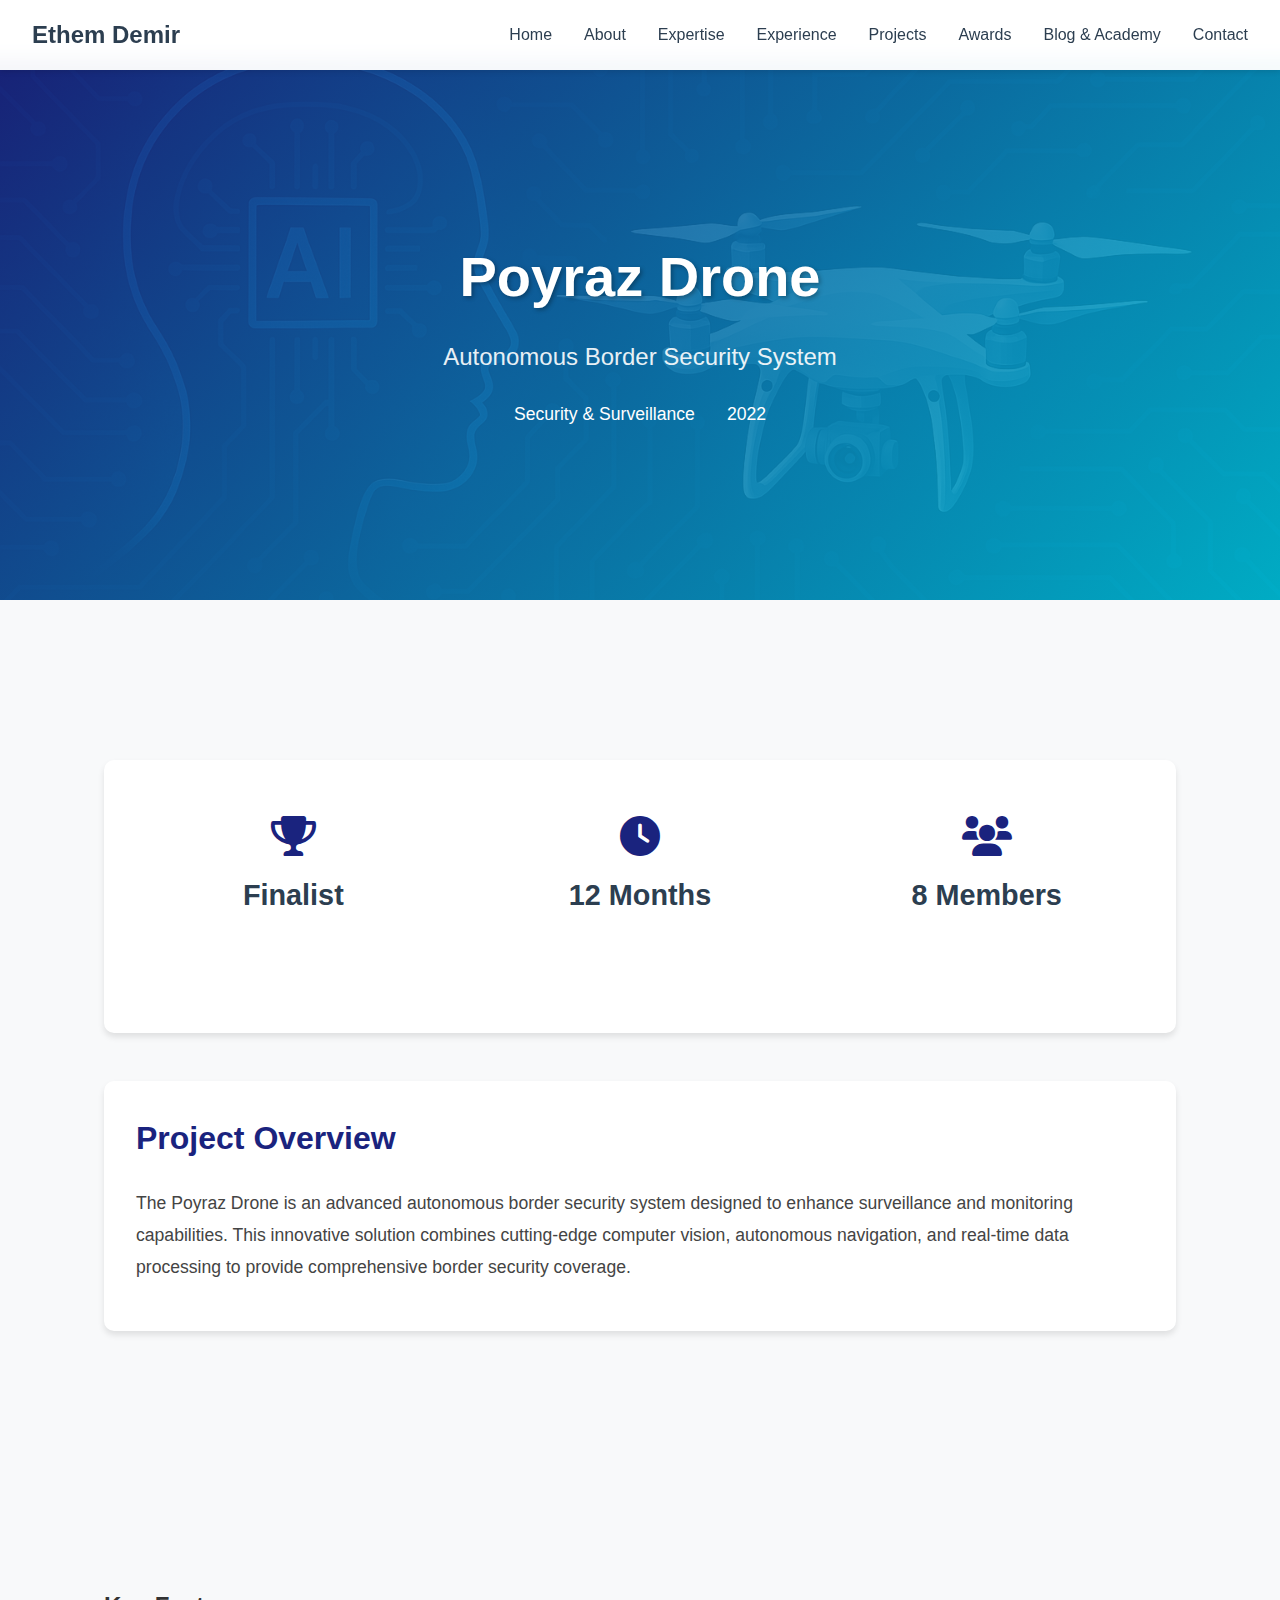
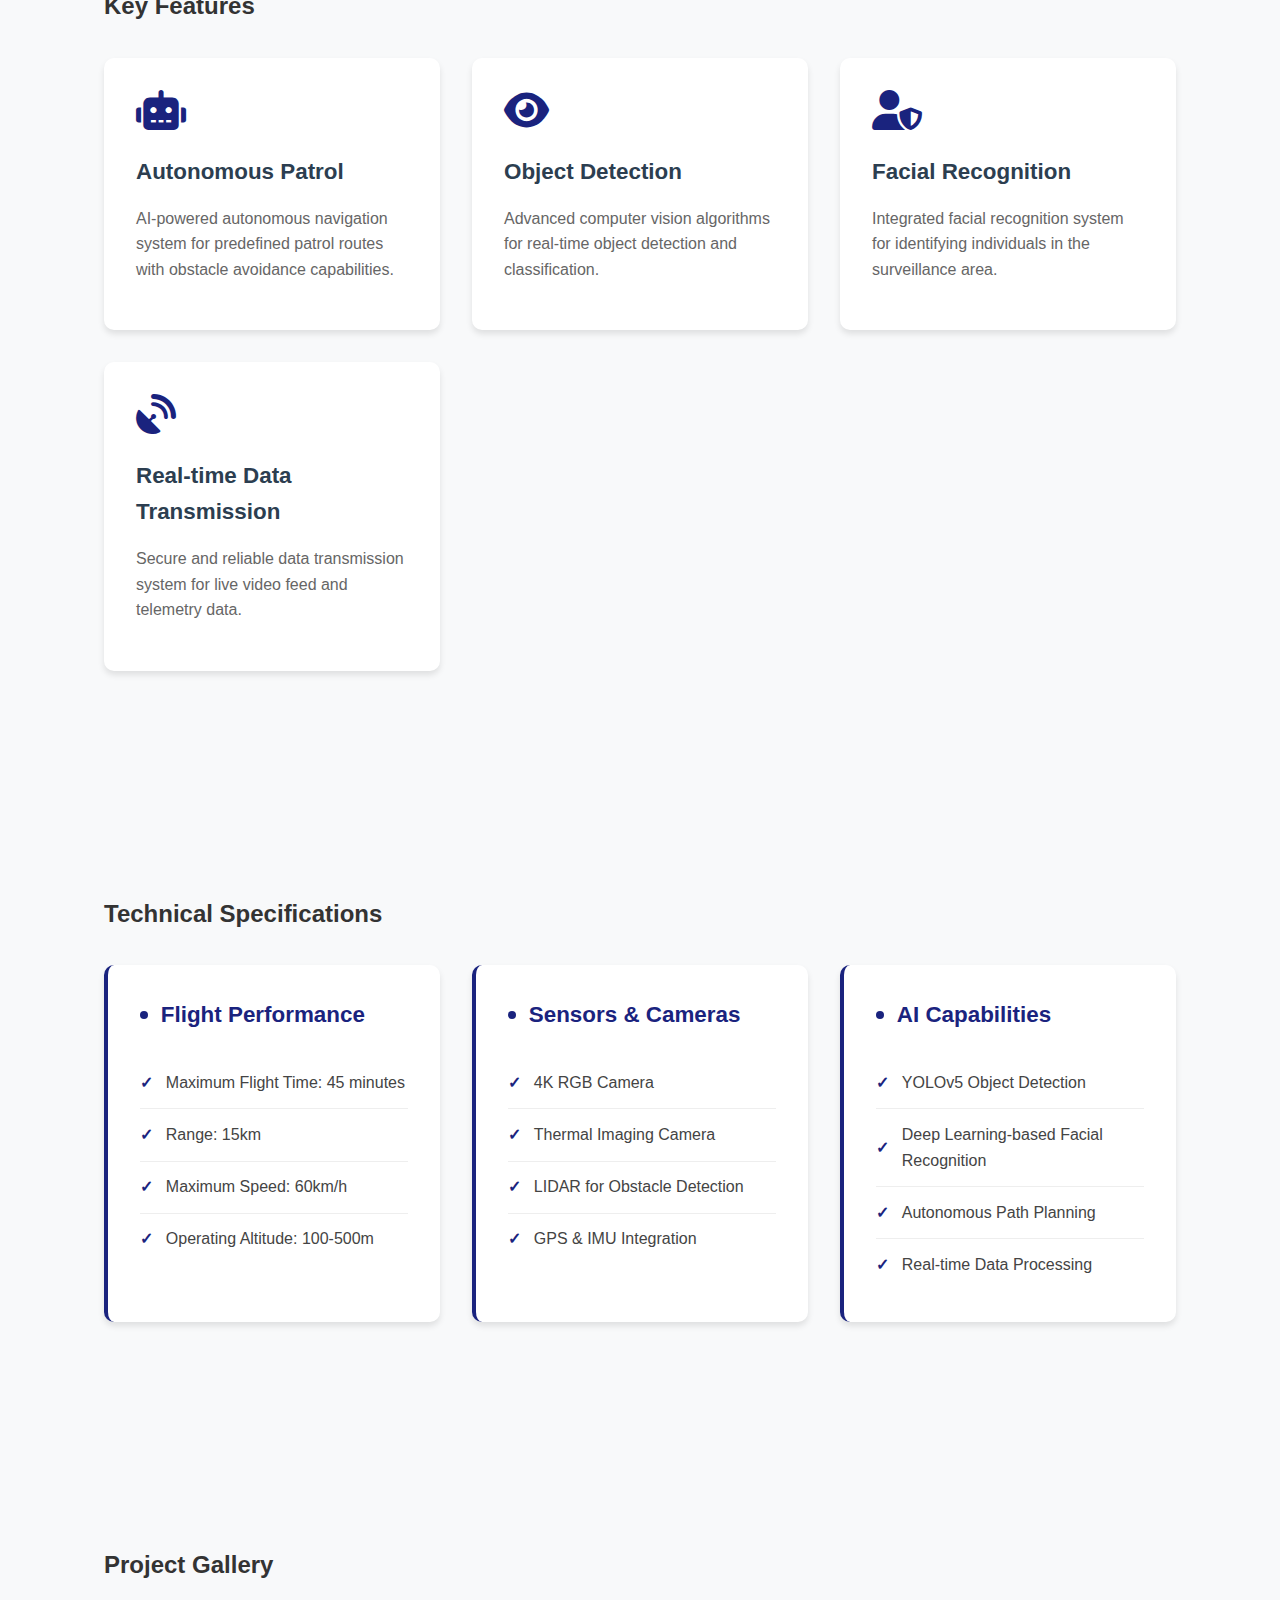
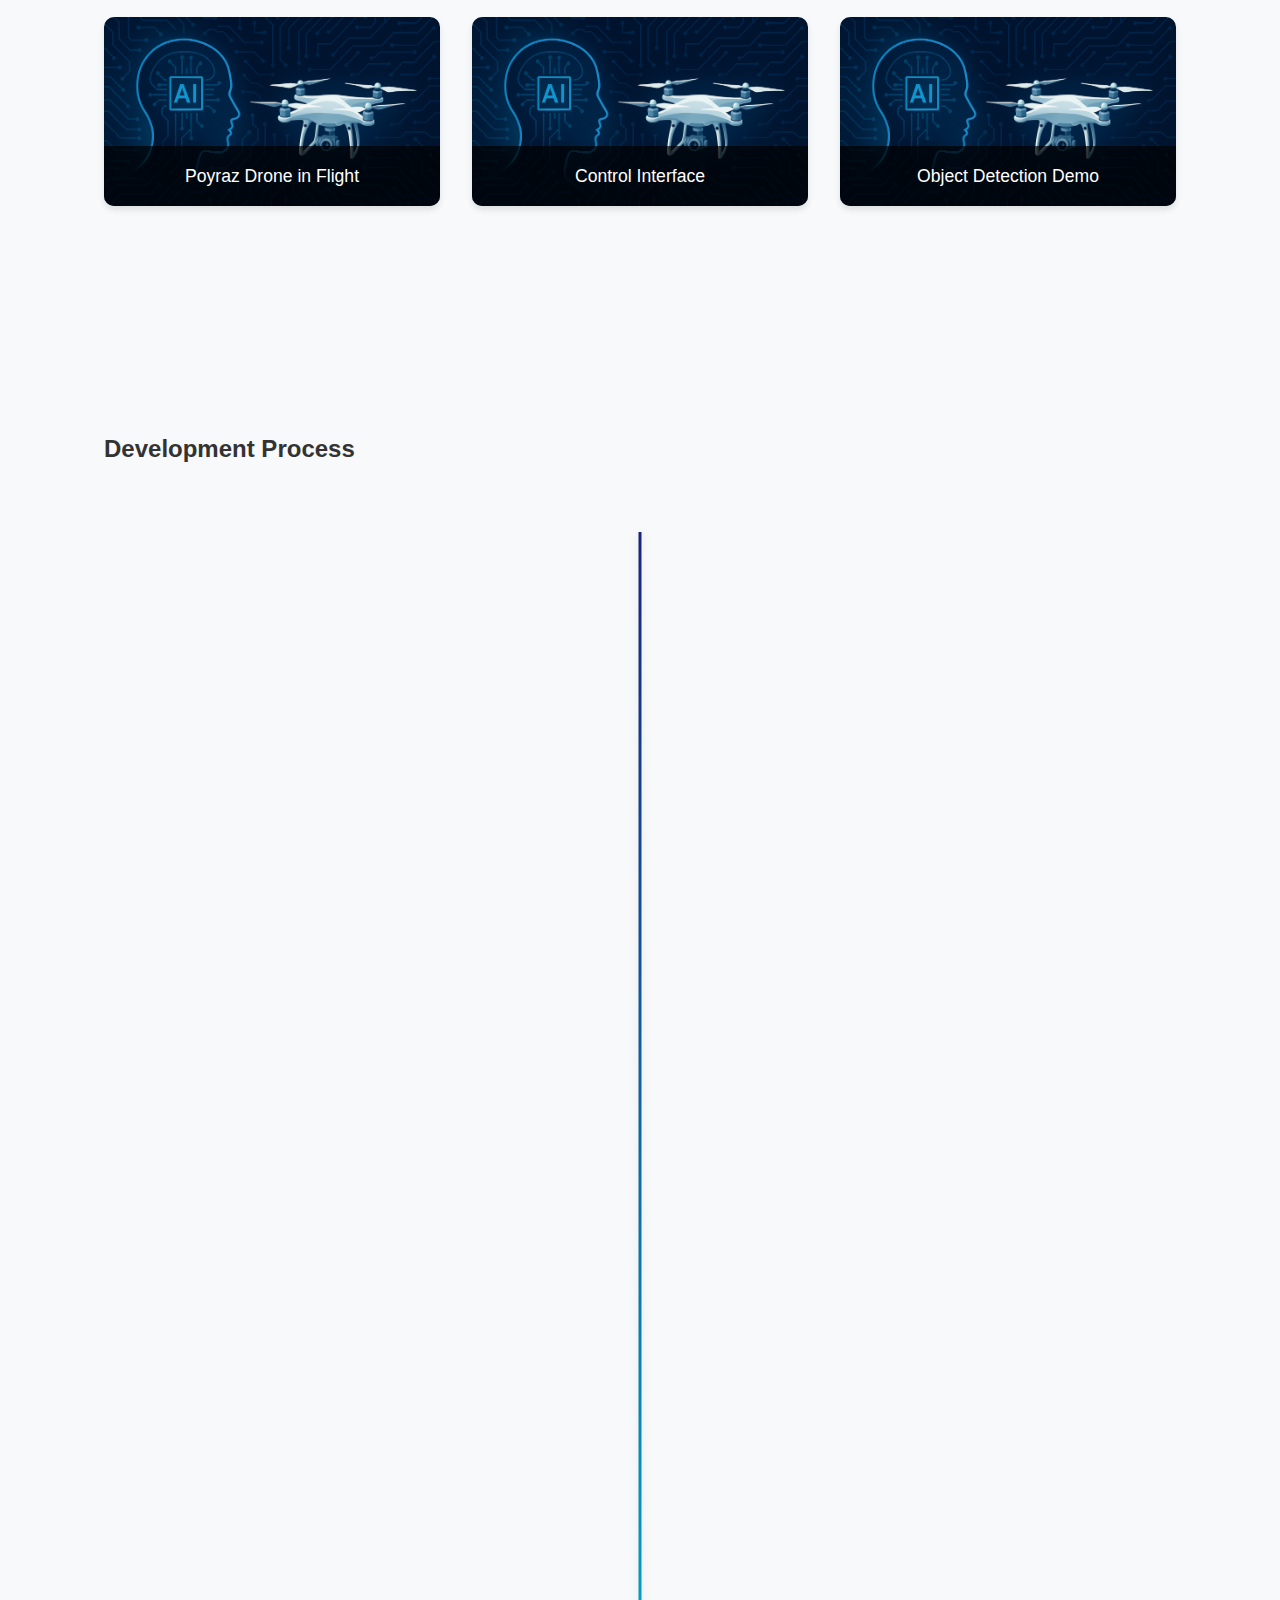
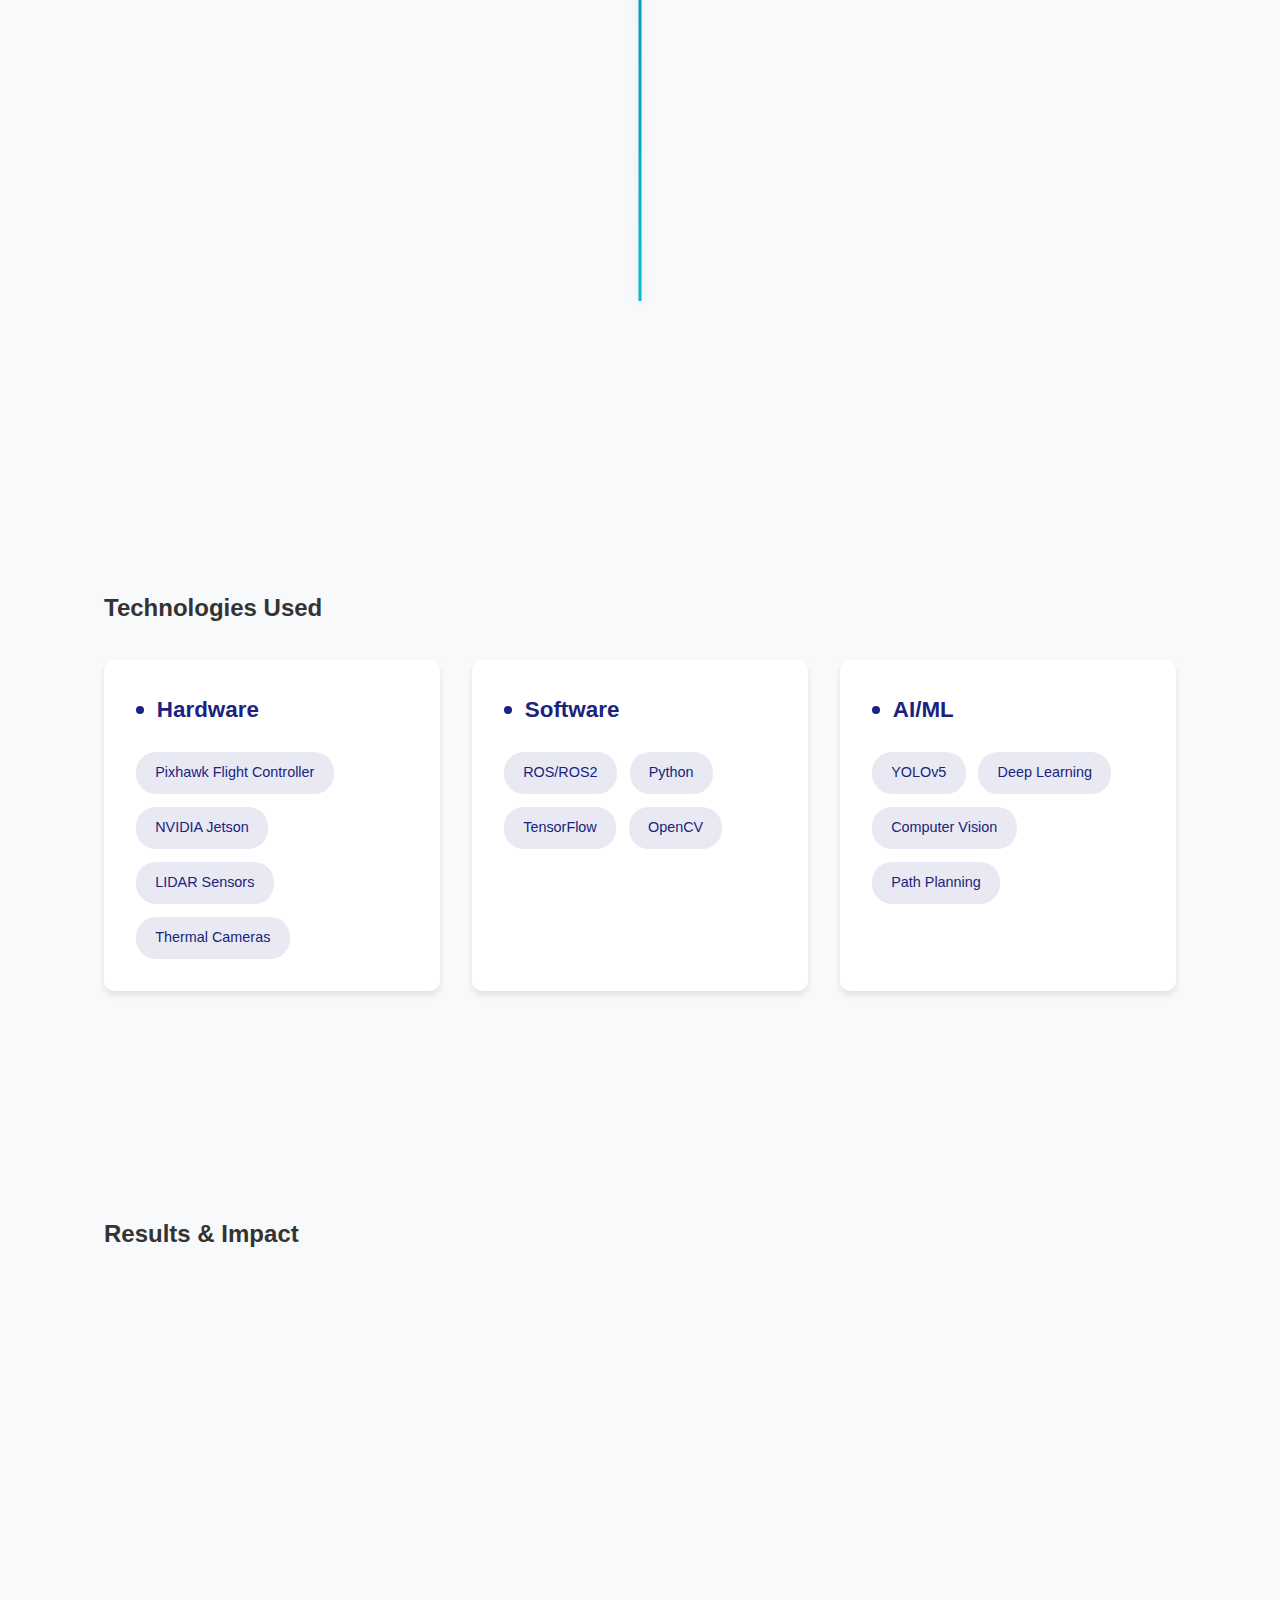
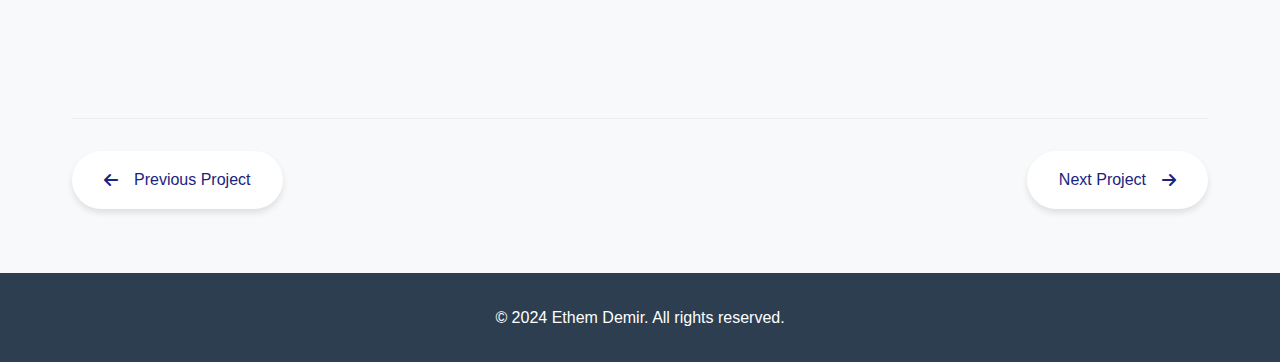
<file: projects/poyraz-drone.html>
<!DOCTYPE html>
<html lang="en">
<head>
    <meta charset="UTF-8">
    <meta name="viewport" content="width=device-width, initial-scale=1.0">
    <title>Poyraz Drone - Border Security System | Ethem Demir</title>
    <link rel="stylesheet" href="../styles.css">
    <link rel="stylesheet" href="https://cdnjs.cloudflare.com/ajax/libs/font-awesome/6.0.0/css/all.min.css">
</head>
<body>
    <nav class="navbar">
        <div class="nav-brand">Ethem Demir</div>
        <button class="mobile-menu-button">
            <span></span>
            <span></span>
            <span></span>
        </button>
        <ul class="nav-links">
            <li><a href="../index.html#home">Home</a></li>
            <li><a href="../index.html#about">About</a></li>
            <li><a href="../index.html#expertise">Expertise</a></li>
            <li><a href="../index.html#experience">Experience</a></li>
            <li><a href="../index.html#projects">Projects</a></li>
            <li><a href="../index.html#awards">Awards</a></li>
            <li><a href="../index.html#blog">Blog & Academy</a></li>
            <li><a href="../index.html#contact">Contact</a></li>
        </ul>
    </nav>

    <header class="project-header">
        <div class="project-header-content">
            <h1>Poyraz Drone</h1>
            <p class="project-subtitle">Autonomous Border Security System</p>
            <div class="project-meta">
                <span class="project-category">Security & Surveillance</span>
                <span class="project-date">2022</span>
            </div>
        </div>
    </header>

    <main class="project-content">
        <section class="project-overview">
            <div class="project-stats">
                <div class="stat-item">
                    <i class="fas fa-trophy"></i>
                    <span class="stat-value">Finalist</span>
                    <span class="stat-label">2022 International Free Mission UAV Competition</span>
                </div>
                <div class="stat-item">
                    <i class="fas fa-clock"></i>
                    <span class="stat-value">12 Months</span>
                    <span class="stat-label">Development Time</span>
                </div>
                <div class="stat-item">
                    <i class="fas fa-users"></i>
                    <span class="stat-value">8 Members</span>
                    <span class="stat-label">Team Size</span>
                </div>
            </div>

            <div class="project-description">
                <h2>Project Overview</h2>
                <p>The Poyraz Drone is an advanced autonomous border security system designed to enhance surveillance and monitoring capabilities. This innovative solution combines cutting-edge computer vision, autonomous navigation, and real-time data processing to provide comprehensive border security coverage.</p>
            </div>
        </section>

        <section class="project-features">
            <h2>Key Features</h2>
            <div class="features-grid">
                <div class="feature-card">
                    <i class="fas fa-robot"></i>
                    <h3>Autonomous Patrol</h3>
                    <p>AI-powered autonomous navigation system for predefined patrol routes with obstacle avoidance capabilities.</p>
                </div>
                <div class="feature-card">
                    <i class="fas fa-eye"></i>
                    <h3>Object Detection</h3>
                    <p>Advanced computer vision algorithms for real-time object detection and classification.</p>
                </div>
                <div class="feature-card">
                    <i class="fas fa-user-shield"></i>
                    <h3>Facial Recognition</h3>
                    <p>Integrated facial recognition system for identifying individuals in the surveillance area.</p>
                </div>
                <div class="feature-card">
                    <i class="fas fa-satellite-dish"></i>
                    <h3>Real-time Data Transmission</h3>
                    <p>Secure and reliable data transmission system for live video feed and telemetry data.</p>
                </div>
            </div>
        </section>

        <section class="project-technical">
            <h2>Technical Specifications</h2>
            <div class="specs-grid">
                <div class="spec-item">
                    <h3>Flight Performance</h3>
                    <ul>
                        <li>Maximum Flight Time: 45 minutes</li>
                        <li>Range: 15km</li>
                        <li>Maximum Speed: 60km/h</li>
                        <li>Operating Altitude: 100-500m</li>
                    </ul>
                </div>
                <div class="spec-item">
                    <h3>Sensors & Cameras</h3>
                    <ul>
                        <li>4K RGB Camera</li>
                        <li>Thermal Imaging Camera</li>
                        <li>LIDAR for Obstacle Detection</li>
                        <li>GPS & IMU Integration</li>
                    </ul>
                </div>
                <div class="spec-item">
                    <h3>AI Capabilities</h3>
                    <ul>
                        <li>YOLOv5 Object Detection</li>
                        <li>Deep Learning-based Facial Recognition</li>
                        <li>Autonomous Path Planning</li>
                        <li>Real-time Data Processing</li>
                    </ul>
                </div>
            </div>
        </section>

        <section class="project-gallery">
            <h2>Project Gallery</h2>
            <div class="gallery-grid">
                <div class="gallery-item">
                    <img src="../img/droneAI.png" alt="Poyraz Drone in Flight">
                    <div class="gallery-caption">Poyraz Drone in Flight</div>
                </div>
                <div class="gallery-item">
                    <img src="../img/droneAI.png" alt="Control Interface">
                    <div class="gallery-caption">Control Interface</div>
                </div>
                <div class="gallery-item">
                    <img src="../img/droneAI.png" alt="Object Detection Demo">
                    <div class="gallery-caption">Object Detection Demo</div>
                </div>
            </div>
        </section>

        <section class="project-development">
            <h2>Development Process</h2>
            <div class="timeline">
                <div class="timeline-item">
                    <div class="timeline-date">Phase 1</div>
                    <div class="timeline-content">
                        <h3>Research & Planning</h3>
                        <p>Conducted market research, defined requirements, and created project roadmap.</p>
                    </div>
                </div>
                <div class="timeline-item">
                    <div class="timeline-date">Phase 2</div>
                    <div class="timeline-content">
                        <h3>Prototype Development</h3>
                        <p>Developed initial prototype with basic autonomous capabilities.</p>
                    </div>
                </div>
                <div class="timeline-item">
                    <div class="timeline-date">Phase 3</div>
                    <div class="timeline-content">
                        <h3>AI Integration</h3>
                        <p>Implemented computer vision and facial recognition systems.</p>
                    </div>
                </div>
                <div class="timeline-item">
                    <div class="timeline-date">Phase 4</div>
                    <div class="timeline-content">
                        <h3>Testing & Optimization</h3>
                        <p>Conducted extensive field tests and performance optimization.</p>
                    </div>
                </div>
            </div>
        </section>

        <section class="project-technologies">
            <h2>Technologies Used</h2>
            <div class="tech-stack">
                <div class="tech-category">
                    <h3>Hardware</h3>
                    <div class="tech-tags">
                        <span class="tech-tag">Pixhawk Flight Controller</span>
                        <span class="tech-tag">NVIDIA Jetson</span>
                        <span class="tech-tag">LIDAR Sensors</span>
                        <span class="tech-tag">Thermal Cameras</span>
                    </div>
                </div>
                <div class="tech-category">
                    <h3>Software</h3>
                    <div class="tech-tags">
                        <span class="tech-tag">ROS/ROS2</span>
                        <span class="tech-tag">Python</span>
                        <span class="tech-tag">TensorFlow</span>
                        <span class="tech-tag">OpenCV</span>
                    </div>
                </div>
                <div class="tech-category">
                    <h3>AI/ML</h3>
                    <div class="tech-tags">
                        <span class="tech-tag">YOLOv5</span>
                        <span class="tech-tag">Deep Learning</span>
                        <span class="tech-tag">Computer Vision</span>
                        <span class="tech-tag">Path Planning</span>
                    </div>
                </div>
            </div>
        </section>

        <section class="project-results">
            <h2>Results & Impact</h2>
            <div class="results-grid">
                <div class="result-card">
                    <i class="fas fa-chart-line"></i>
                    <h3>Performance</h3>
                    <p>95% accuracy in object detection and 90% in facial recognition under various conditions.</p>
                </div>
                <div class="result-card">
                    <i class="fas fa-award"></i>
                    <h3>Achievements</h3>
                    <p>Finalist in 2022 International Free Mission UAV Competition among thousands of applicants.</p>
                </div>
                <div class="result-card">
                    <i class="fas fa-lightbulb"></i>
                    <h3>Innovation</h3>
                    <p>Developed novel approaches to autonomous navigation and real-time data processing.</p>
                </div>
            </div>
        </section>

        <div class="project-navigation">
            <a href="zink-vtol.html" class="nav-button prev">
                <i class="fas fa-arrow-left"></i>
                <span>Previous Project</span>
            </a>
            <a href="solarguard.html" class="nav-button next">
                <span>Next Project</span>
                <i class="fas fa-arrow-right"></i>
            </a>
        </div>
    </main>

    <footer>
        <p>&copy; 2024 Ethem Demir. All rights reserved.</p>
    </footer>

    <script src="../script.js"></script>
</body>
</html>
</file>
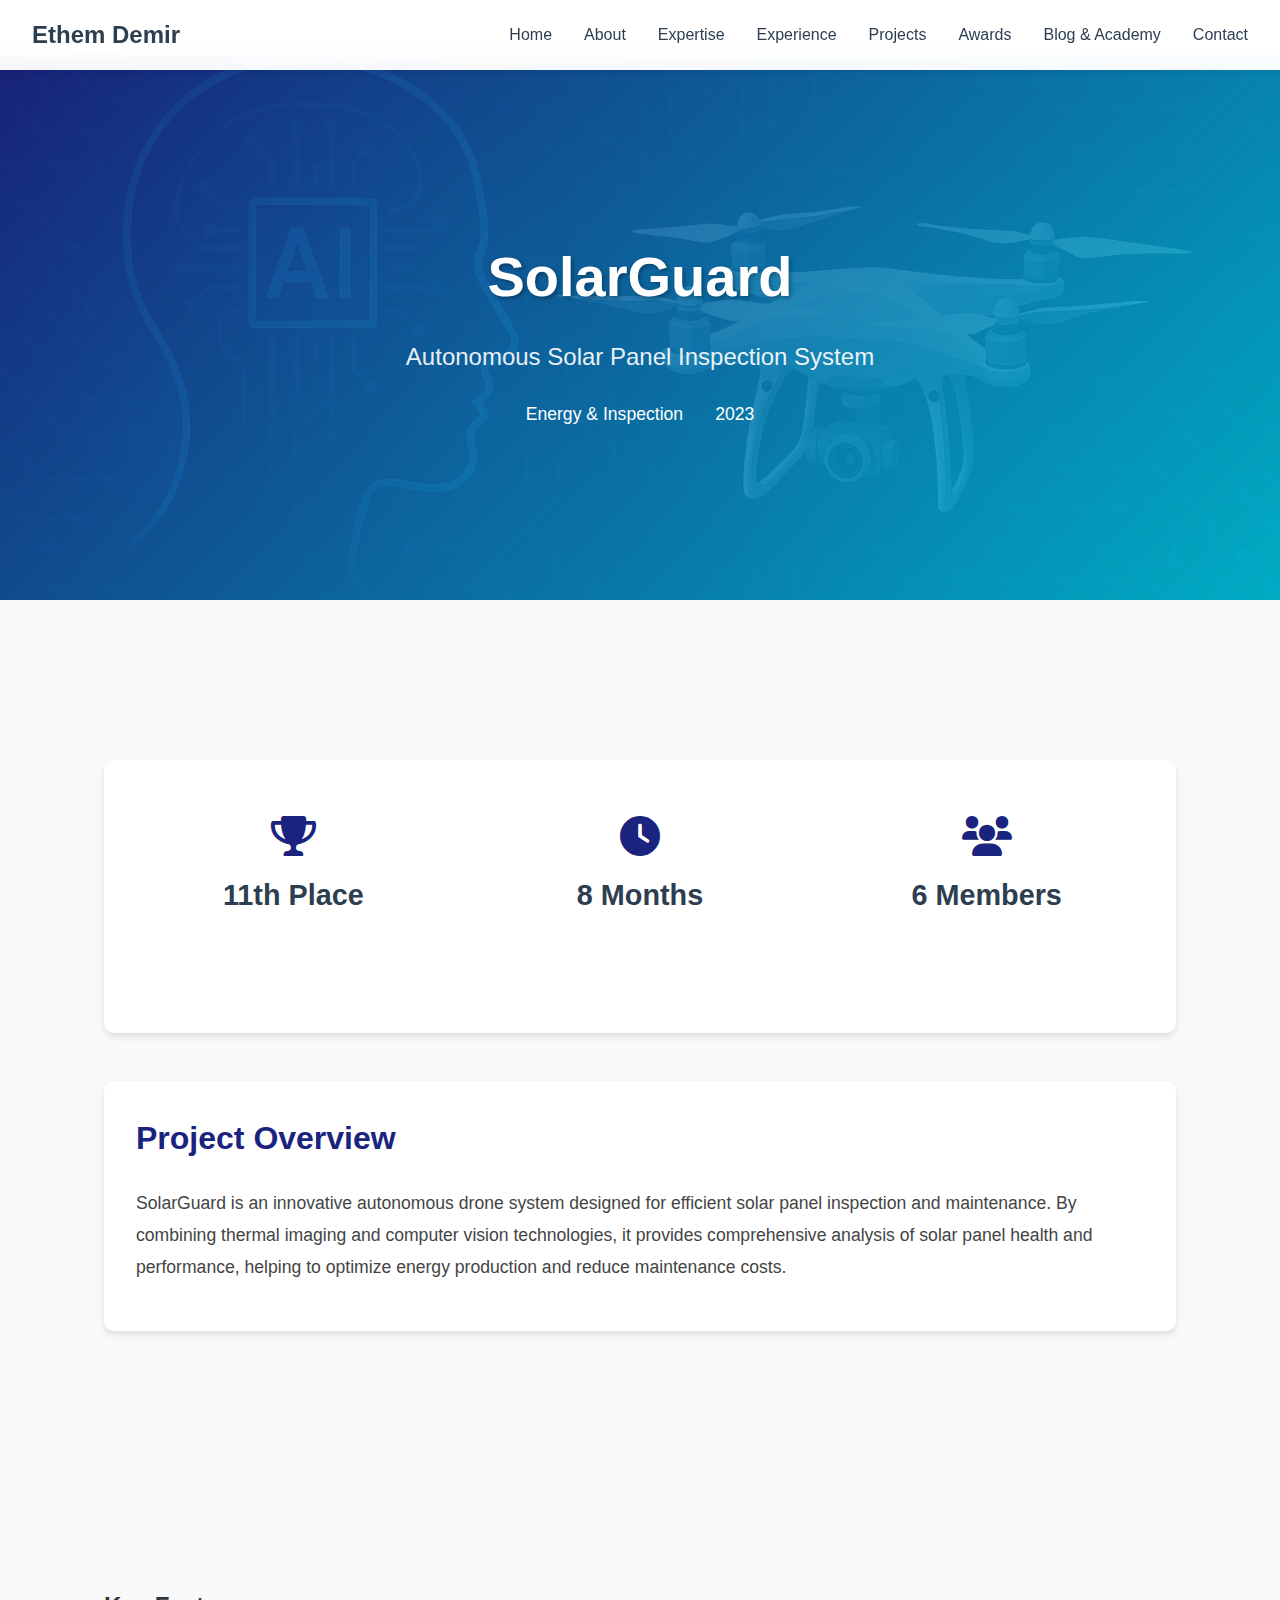
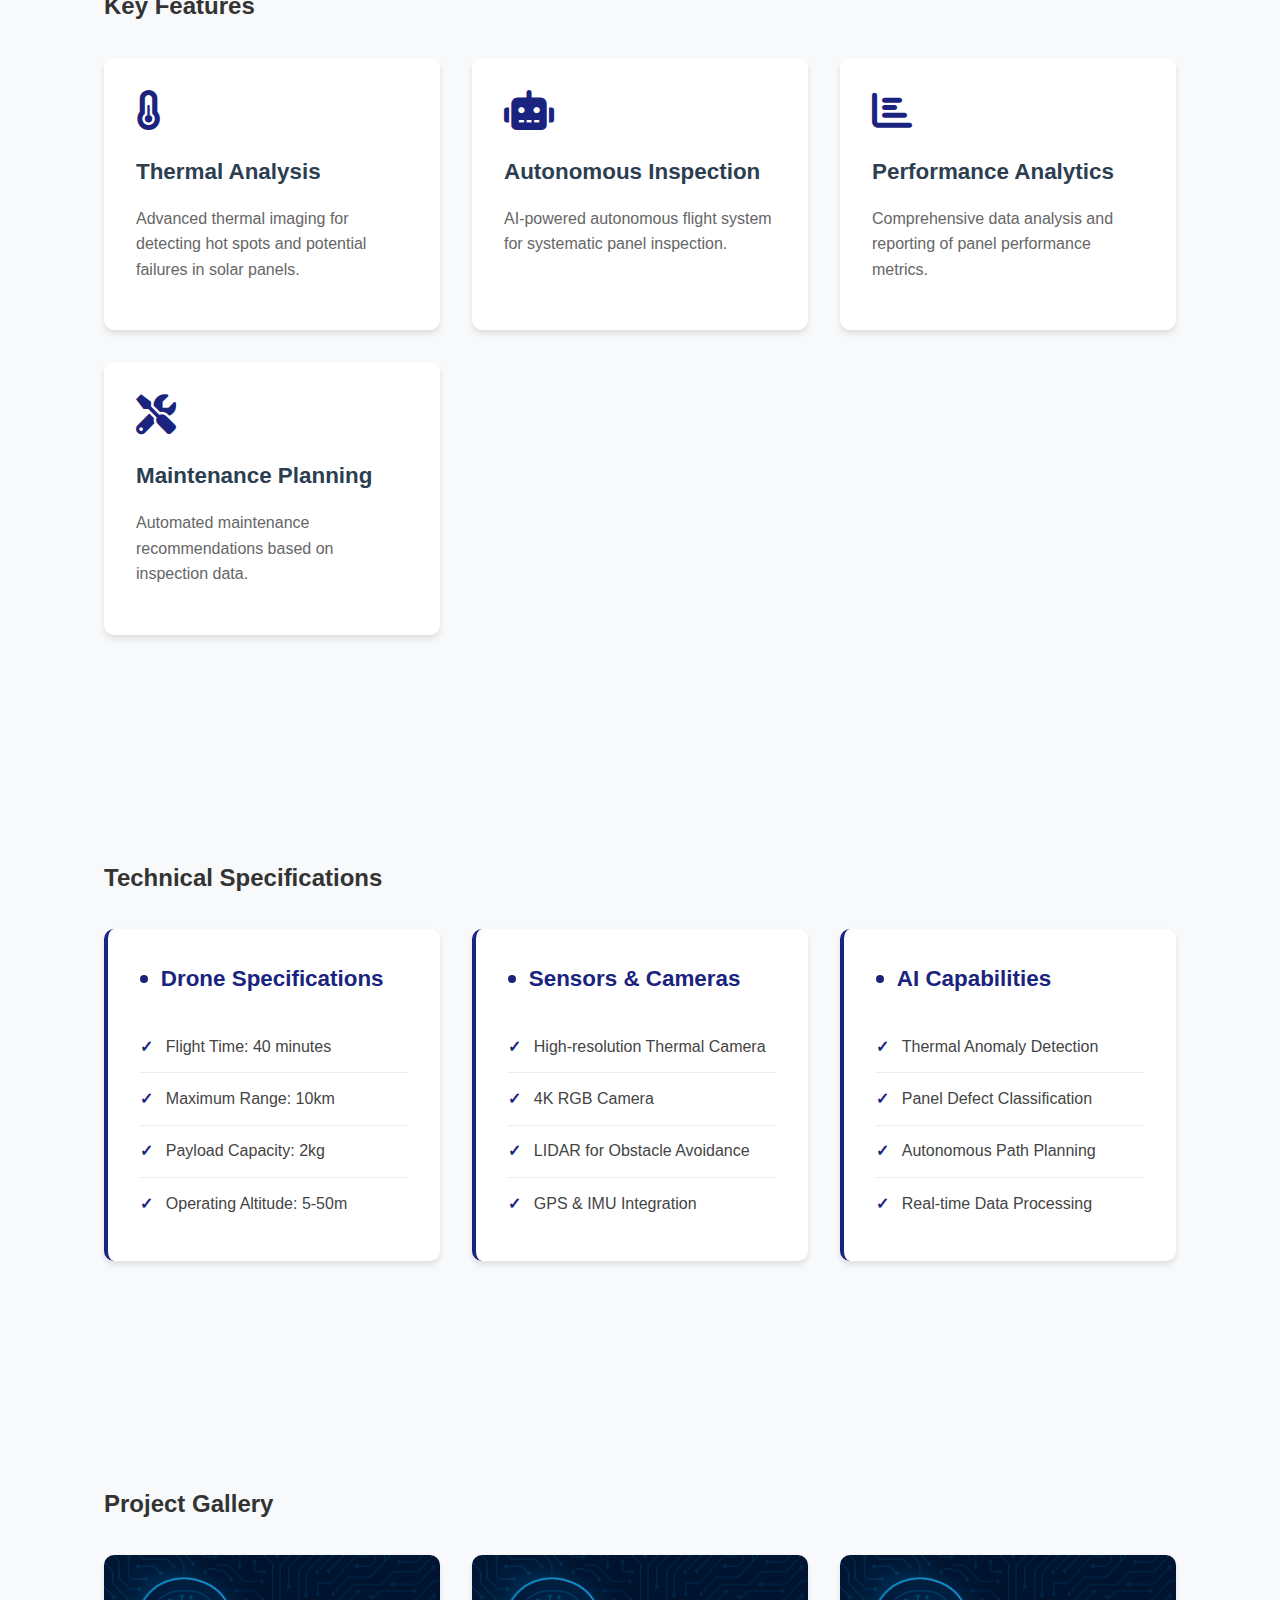
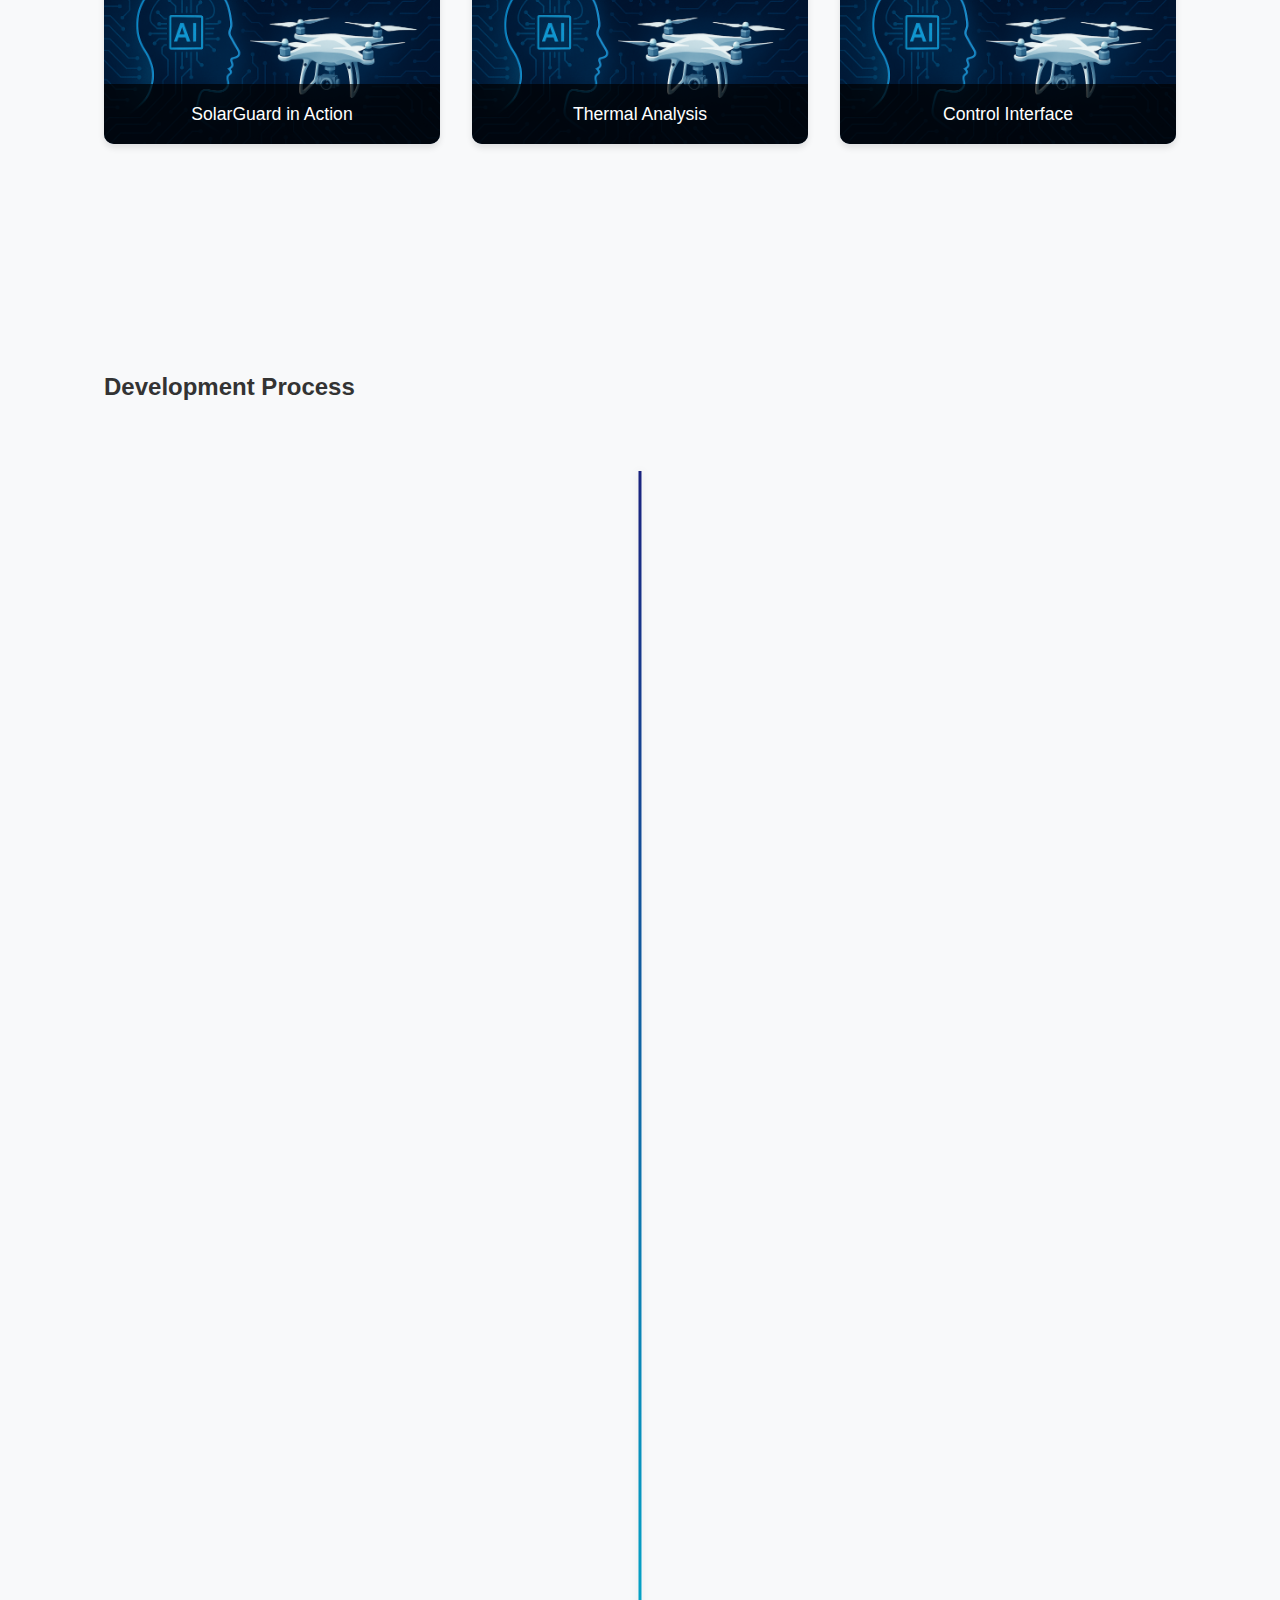
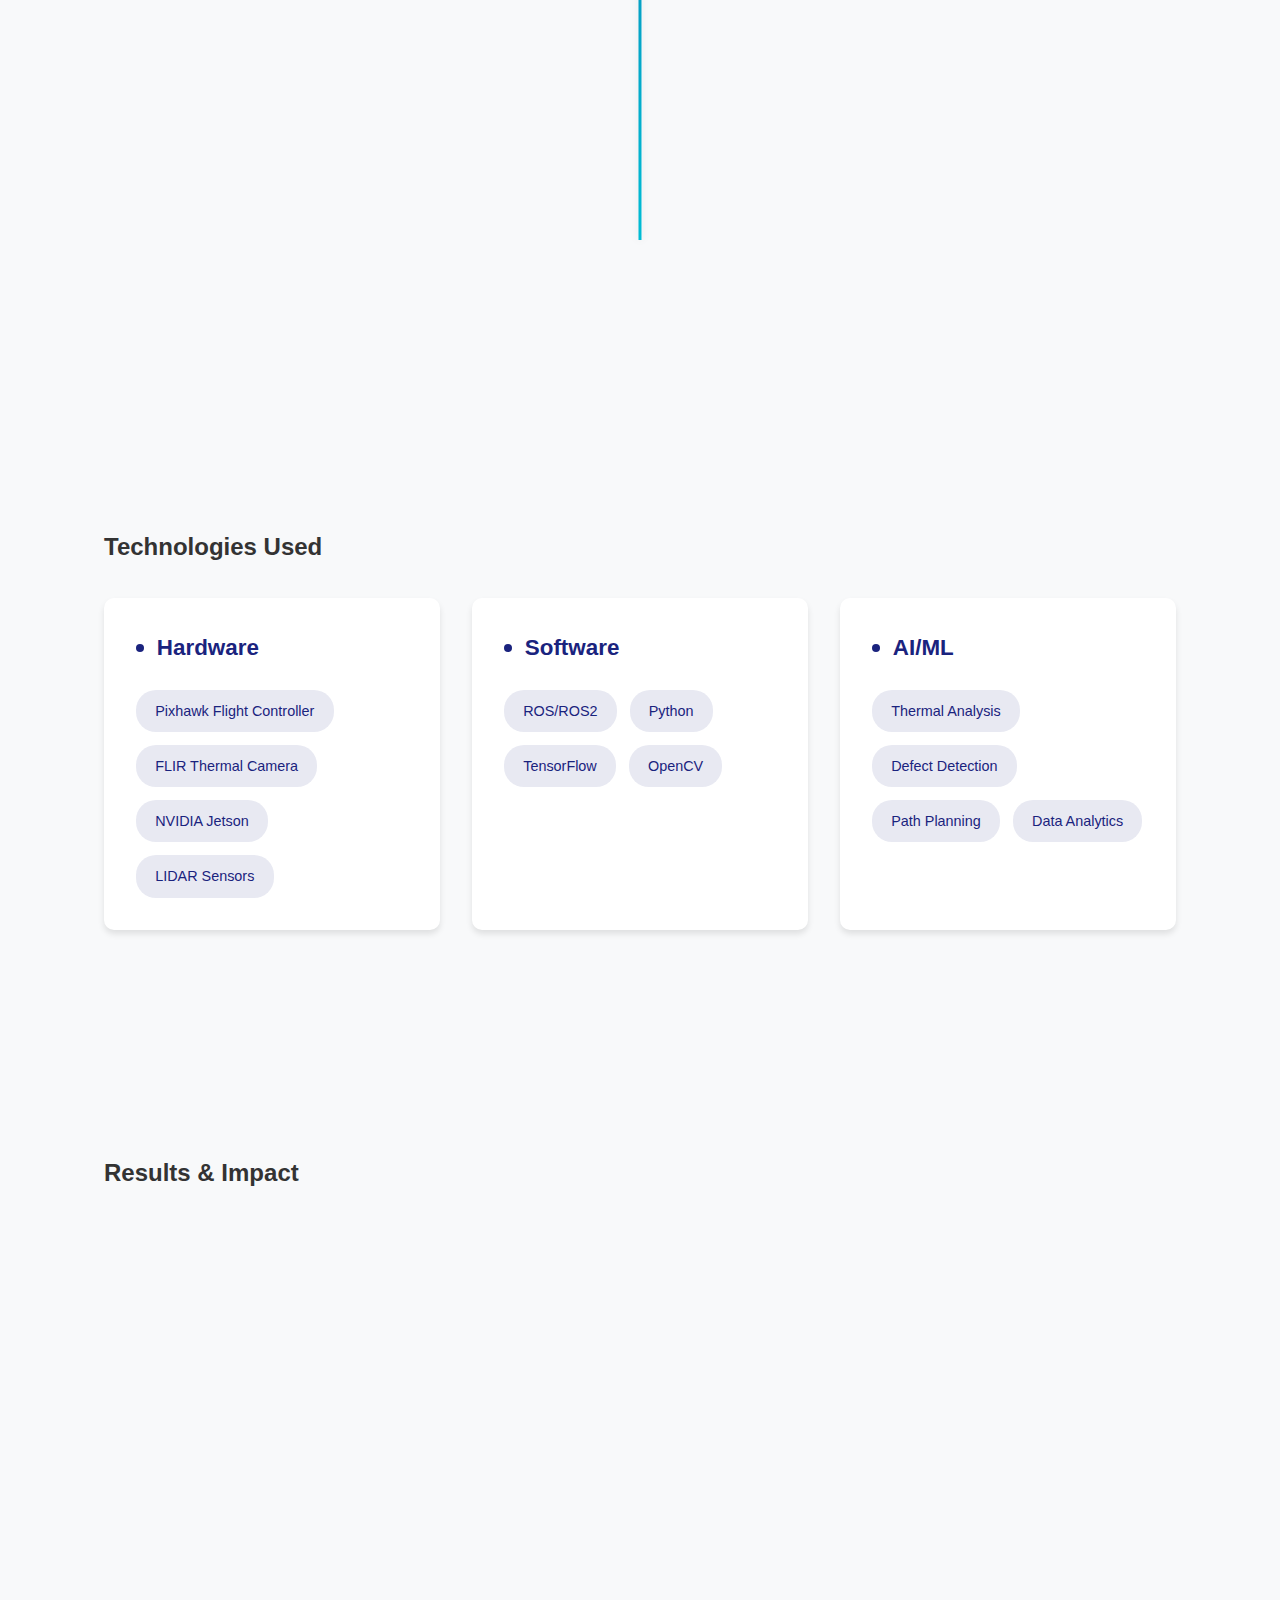
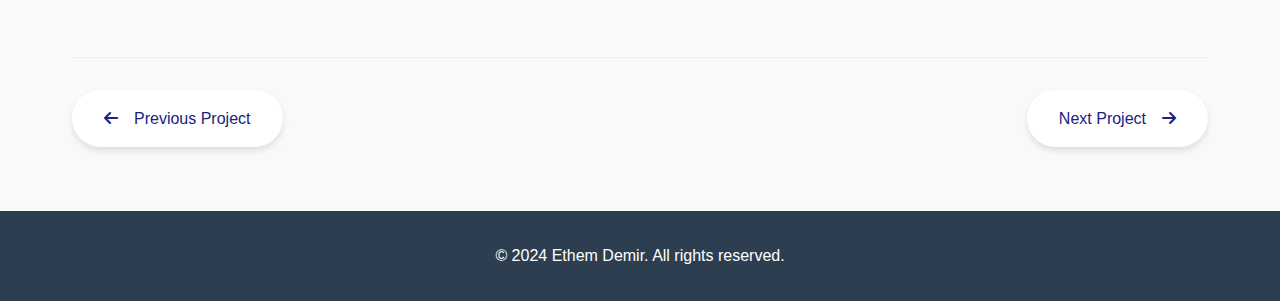
<file: projects/solarguard.html>
<!DOCTYPE html>
<html lang="en">
<head>
    <meta charset="UTF-8">
    <meta name="viewport" content="width=device-width, initial-scale=1.0">
    <title>SolarGuard - Solar Panel Inspection System | Ethem Demir</title>
    <link rel="stylesheet" href="../styles.css">
    <link rel="stylesheet" href="https://cdnjs.cloudflare.com/ajax/libs/font-awesome/6.0.0/css/all.min.css">
</head>
<body>
    <nav class="navbar">
        <div class="nav-brand">Ethem Demir</div>
        <button class="mobile-menu-button">
            <span></span>
            <span></span>
            <span></span>
        </button>
        <ul class="nav-links">
            <li><a href="../index.html#home">Home</a></li>
            <li><a href="../index.html#about">About</a></li>
            <li><a href="../index.html#expertise">Expertise</a></li>
            <li><a href="../index.html#experience">Experience</a></li>
            <li><a href="../index.html#projects">Projects</a></li>
            <li><a href="../index.html#awards">Awards</a></li>
            <li><a href="../index.html#blog">Blog & Academy</a></li>
            <li><a href="../index.html#contact">Contact</a></li>
        </ul>
    </nav>

    <header class="project-header">
        <div class="project-header-content">
            <h1>SolarGuard</h1>
            <p class="project-subtitle">Autonomous Solar Panel Inspection System</p>
            <div class="project-meta">
                <span class="project-category">Energy & Inspection</span>
                <span class="project-date">2023</span>
            </div>
        </div>
    </header>

    <main class="project-content">
        <section class="project-overview">
            <div class="project-stats">
                <div class="stat-item">
                    <i class="fas fa-trophy"></i>
                    <span class="stat-value">11th Place</span>
                    <span class="stat-label">International UAV Competition</span>
                </div>
                <div class="stat-item">
                    <i class="fas fa-clock"></i>
                    <span class="stat-value">8 Months</span>
                    <span class="stat-label">Development Time</span>
                </div>
                <div class="stat-item">
                    <i class="fas fa-users"></i>
                    <span class="stat-value">6 Members</span>
                    <span class="stat-label">Team Size</span>
                </div>
            </div>

            <div class="project-description">
                <h2>Project Overview</h2>
                <p>SolarGuard is an innovative autonomous drone system designed for efficient solar panel inspection and maintenance. By combining thermal imaging and computer vision technologies, it provides comprehensive analysis of solar panel health and performance, helping to optimize energy production and reduce maintenance costs.</p>
            </div>
        </section>

        <section class="project-features">
            <h2>Key Features</h2>
            <div class="features-grid">
                <div class="feature-card">
                    <i class="fas fa-thermometer-half"></i>
                    <h3>Thermal Analysis</h3>
                    <p>Advanced thermal imaging for detecting hot spots and potential failures in solar panels.</p>
                </div>
                <div class="feature-card">
                    <i class="fas fa-robot"></i>
                    <h3>Autonomous Inspection</h3>
                    <p>AI-powered autonomous flight system for systematic panel inspection.</p>
                </div>
                <div class="feature-card">
                    <i class="fas fa-chart-bar"></i>
                    <h3>Performance Analytics</h3>
                    <p>Comprehensive data analysis and reporting of panel performance metrics.</p>
                </div>
                <div class="feature-card">
                    <i class="fas fa-tools"></i>
                    <h3>Maintenance Planning</h3>
                    <p>Automated maintenance recommendations based on inspection data.</p>
                </div>
            </div>
        </section>

        <section class="project-technical">
            <h2>Technical Specifications</h2>
            <div class="specs-grid">
                <div class="spec-item">
                    <h3>Drone Specifications</h3>
                    <ul>
                        <li>Flight Time: 40 minutes</li>
                        <li>Maximum Range: 10km</li>
                        <li>Payload Capacity: 2kg</li>
                        <li>Operating Altitude: 5-50m</li>
                    </ul>
                </div>
                <div class="spec-item">
                    <h3>Sensors & Cameras</h3>
                    <ul>
                        <li>High-resolution Thermal Camera</li>
                        <li>4K RGB Camera</li>
                        <li>LIDAR for Obstacle Avoidance</li>
                        <li>GPS & IMU Integration</li>
                    </ul>
                </div>
                <div class="spec-item">
                    <h3>AI Capabilities</h3>
                    <ul>
                        <li>Thermal Anomaly Detection</li>
                        <li>Panel Defect Classification</li>
                        <li>Autonomous Path Planning</li>
                        <li>Real-time Data Processing</li>
                    </ul>
                </div>
            </div>
        </section>

        <section class="project-gallery">
            <h2>Project Gallery</h2>
            <div class="gallery-grid">
                <div class="gallery-item">
                    <img src="../img/droneAI.png" alt="SolarGuard in Action">
                    <div class="gallery-caption">SolarGuard in Action</div>
                </div>
                <div class="gallery-item">
                    <img src="../img/droneAI.png" alt="Thermal Analysis">
                    <div class="gallery-caption">Thermal Analysis</div>
                </div>
                <div class="gallery-item">
                    <img src="../img/droneAI.png" alt="Control Interface">
                    <div class="gallery-caption">Control Interface</div>
                </div>
            </div>
        </section>

        <section class="project-development">
            <h2>Development Process</h2>
            <div class="timeline">
                <div class="timeline-item">
                    <div class="timeline-date">Phase 1</div>
                    <div class="timeline-content">
                        <h3>Research & Design</h3>
                        <p>Analyzed solar panel inspection requirements and designed system architecture.</p>
                    </div>
                </div>
                <div class="timeline-item">
                    <div class="timeline-date">Phase 2</div>
                    <div class="timeline-content">
                        <h3>Prototype Development</h3>
                        <p>Developed initial prototype with basic inspection capabilities.</p>
                    </div>
                </div>
                <div class="timeline-item">
                    <div class="timeline-date">Phase 3</div>
                    <div class="timeline-content">
                        <h3>AI Integration</h3>
                        <p>Implemented thermal analysis and defect detection algorithms.</p>
                    </div>
                </div>
                <div class="timeline-item">
                    <div class="timeline-date">Phase 4</div>
                    <div class="timeline-content">
                        <h3>Testing & Optimization</h3>
                        <p>Conducted field tests and optimized system performance.</p>
                    </div>
                </div>
            </div>
        </section>

        <section class="project-technologies">
            <h2>Technologies Used</h2>
            <div class="tech-stack">
                <div class="tech-category">
                    <h3>Hardware</h3>
                    <div class="tech-tags">
                        <span class="tech-tag">Pixhawk Flight Controller</span>
                        <span class="tech-tag">FLIR Thermal Camera</span>
                        <span class="tech-tag">NVIDIA Jetson</span>
                        <span class="tech-tag">LIDAR Sensors</span>
                    </div>
                </div>
                <div class="tech-category">
                    <h3>Software</h3>
                    <div class="tech-tags">
                        <span class="tech-tag">ROS/ROS2</span>
                        <span class="tech-tag">Python</span>
                        <span class="tech-tag">TensorFlow</span>
                        <span class="tech-tag">OpenCV</span>
                    </div>
                </div>
                <div class="tech-category">
                    <h3>AI/ML</h3>
                    <div class="tech-tags">
                        <span class="tech-tag">Thermal Analysis</span>
                        <span class="tech-tag">Defect Detection</span>
                        <span class="tech-tag">Path Planning</span>
                        <span class="tech-tag">Data Analytics</span>
                    </div>
                </div>
            </div>
        </section>

        <section class="project-results">
            <h2>Results & Impact</h2>
            <div class="results-grid">
                <div class="result-card">
                    <i class="fas fa-chart-line"></i>
                    <h3>Performance</h3>
                    <p>90% accuracy in defect detection and 85% in thermal anomaly identification.</p>
                </div>
                <div class="result-card">
                    <i class="fas fa-award"></i>
                    <h3>Achievements</h3>
                    <p>11th place in International UAV Competition, recognized for innovation in solar inspection.</p>
                </div>
                <div class="result-card">
                    <i class="fas fa-lightbulb"></i>
                    <h3>Innovation</h3>
                    <p>Developed novel approaches to autonomous solar panel inspection and analysis.</p>
                </div>
            </div>
        </section>

        <div class="project-navigation">
            <a href="poyraz-drone.html" class="nav-button prev">
                <i class="fas fa-arrow-left"></i>
                <span>Previous Project</span>
            </a>
            <a href="zink-vtol.html" class="nav-button next">
                <span>Next Project</span>
                <i class="fas fa-arrow-right"></i>
            </a>
        </div>
    </main>

    <footer>
        <p>&copy; 2024 Ethem Demir. All rights reserved.</p>
    </footer>

    <script src="../script.js"></script>
</body>
</html>
</file>
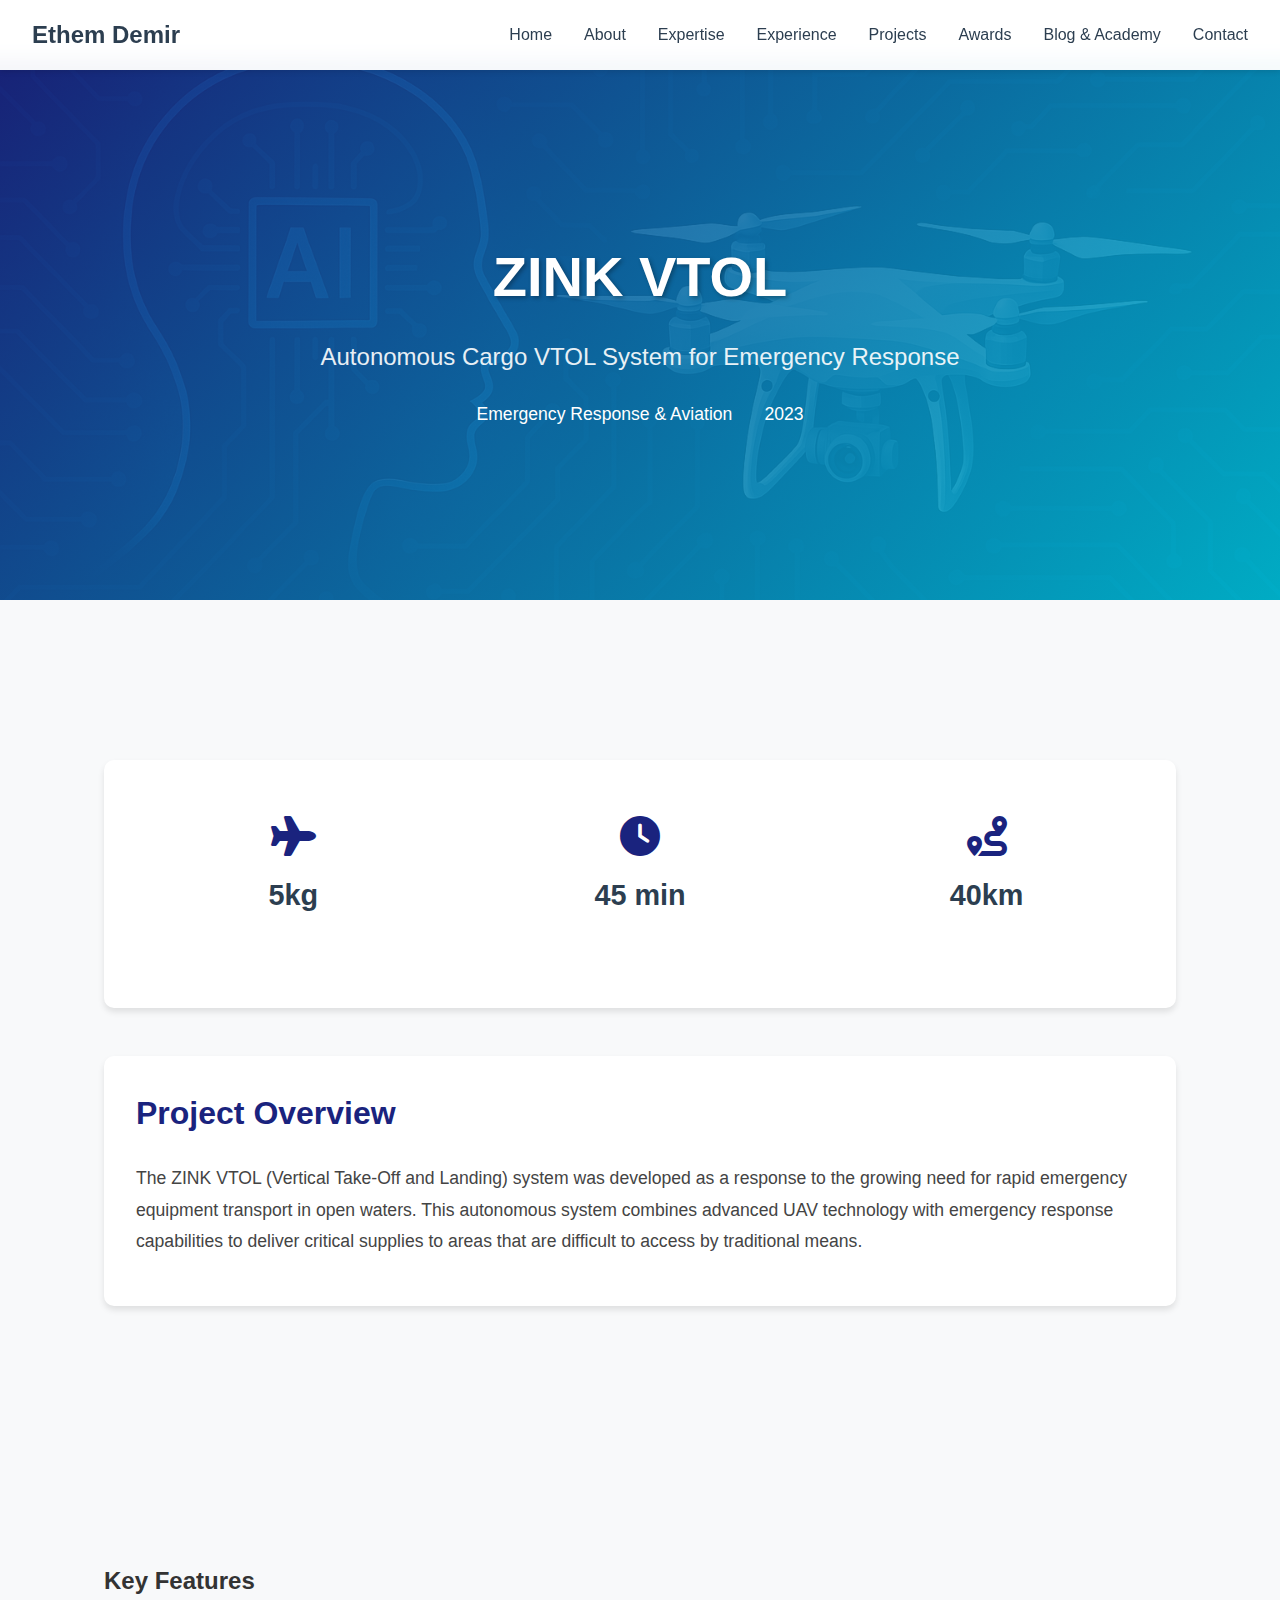
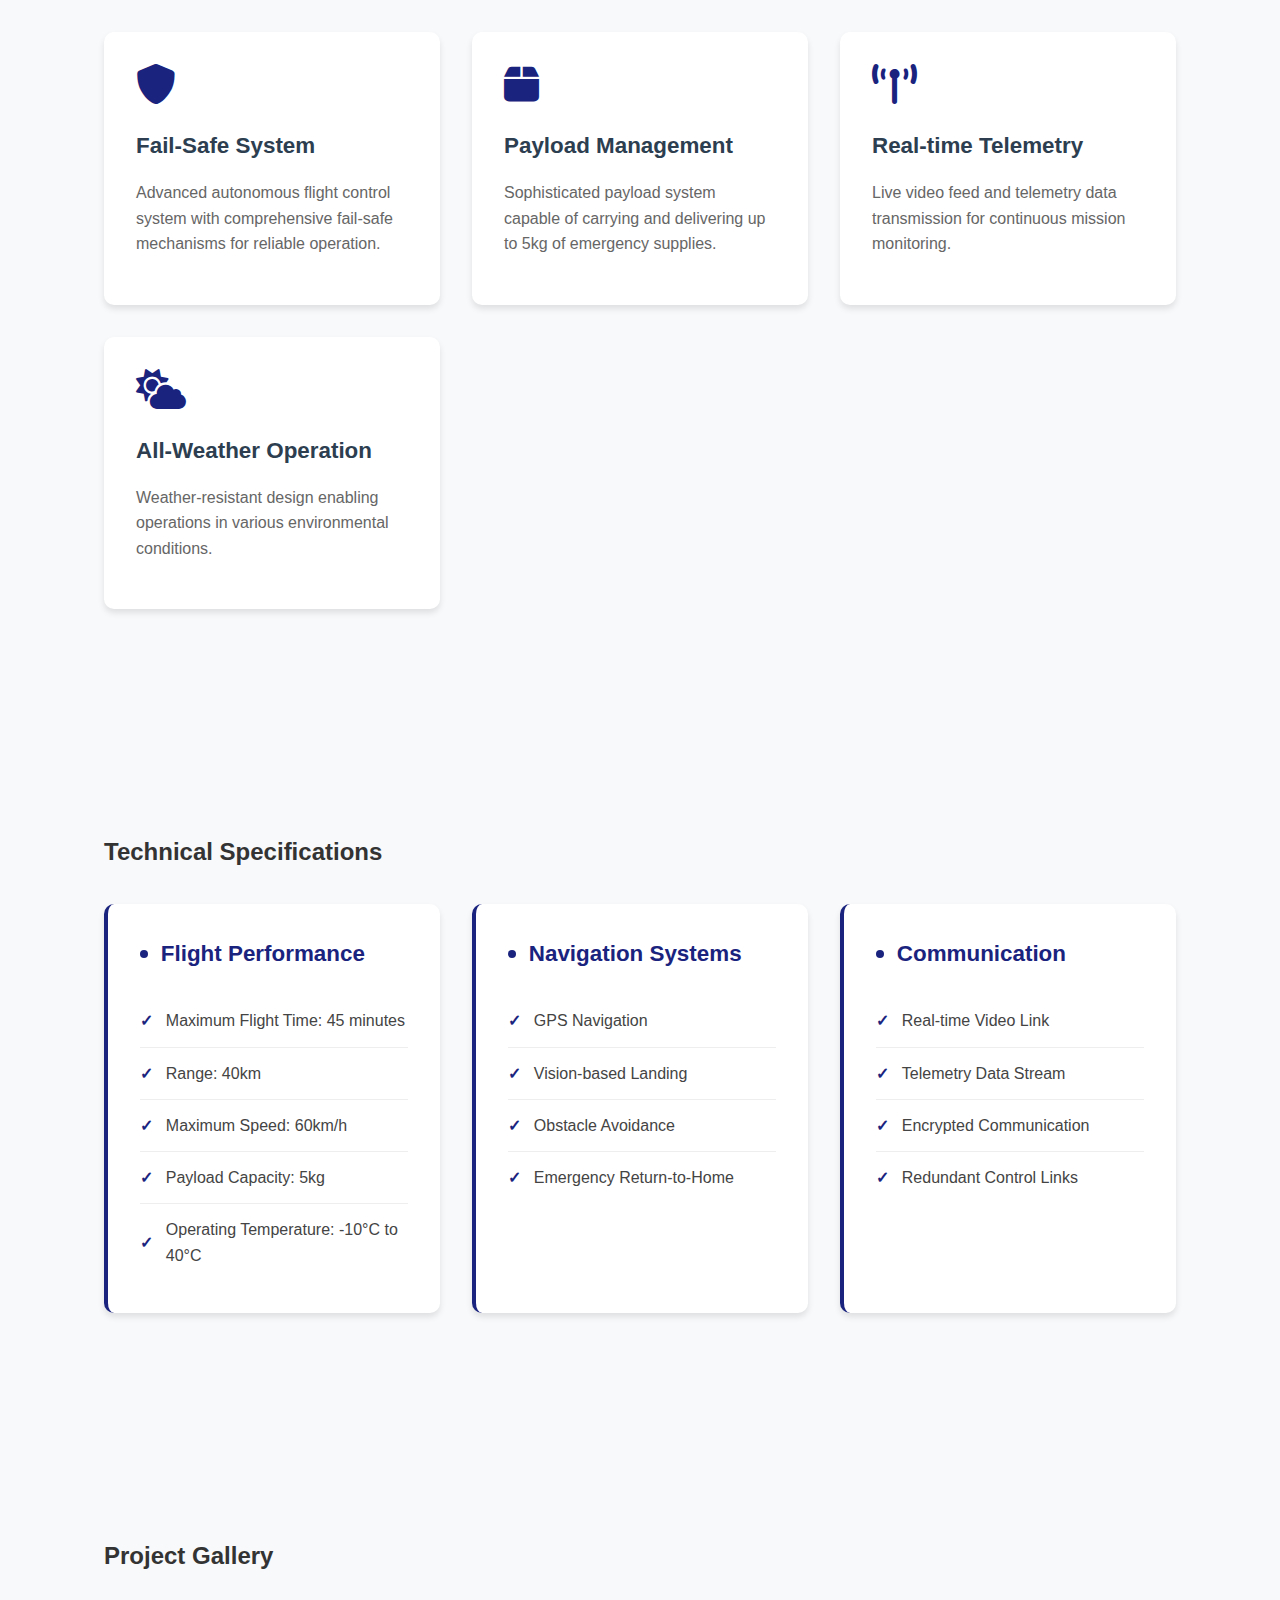
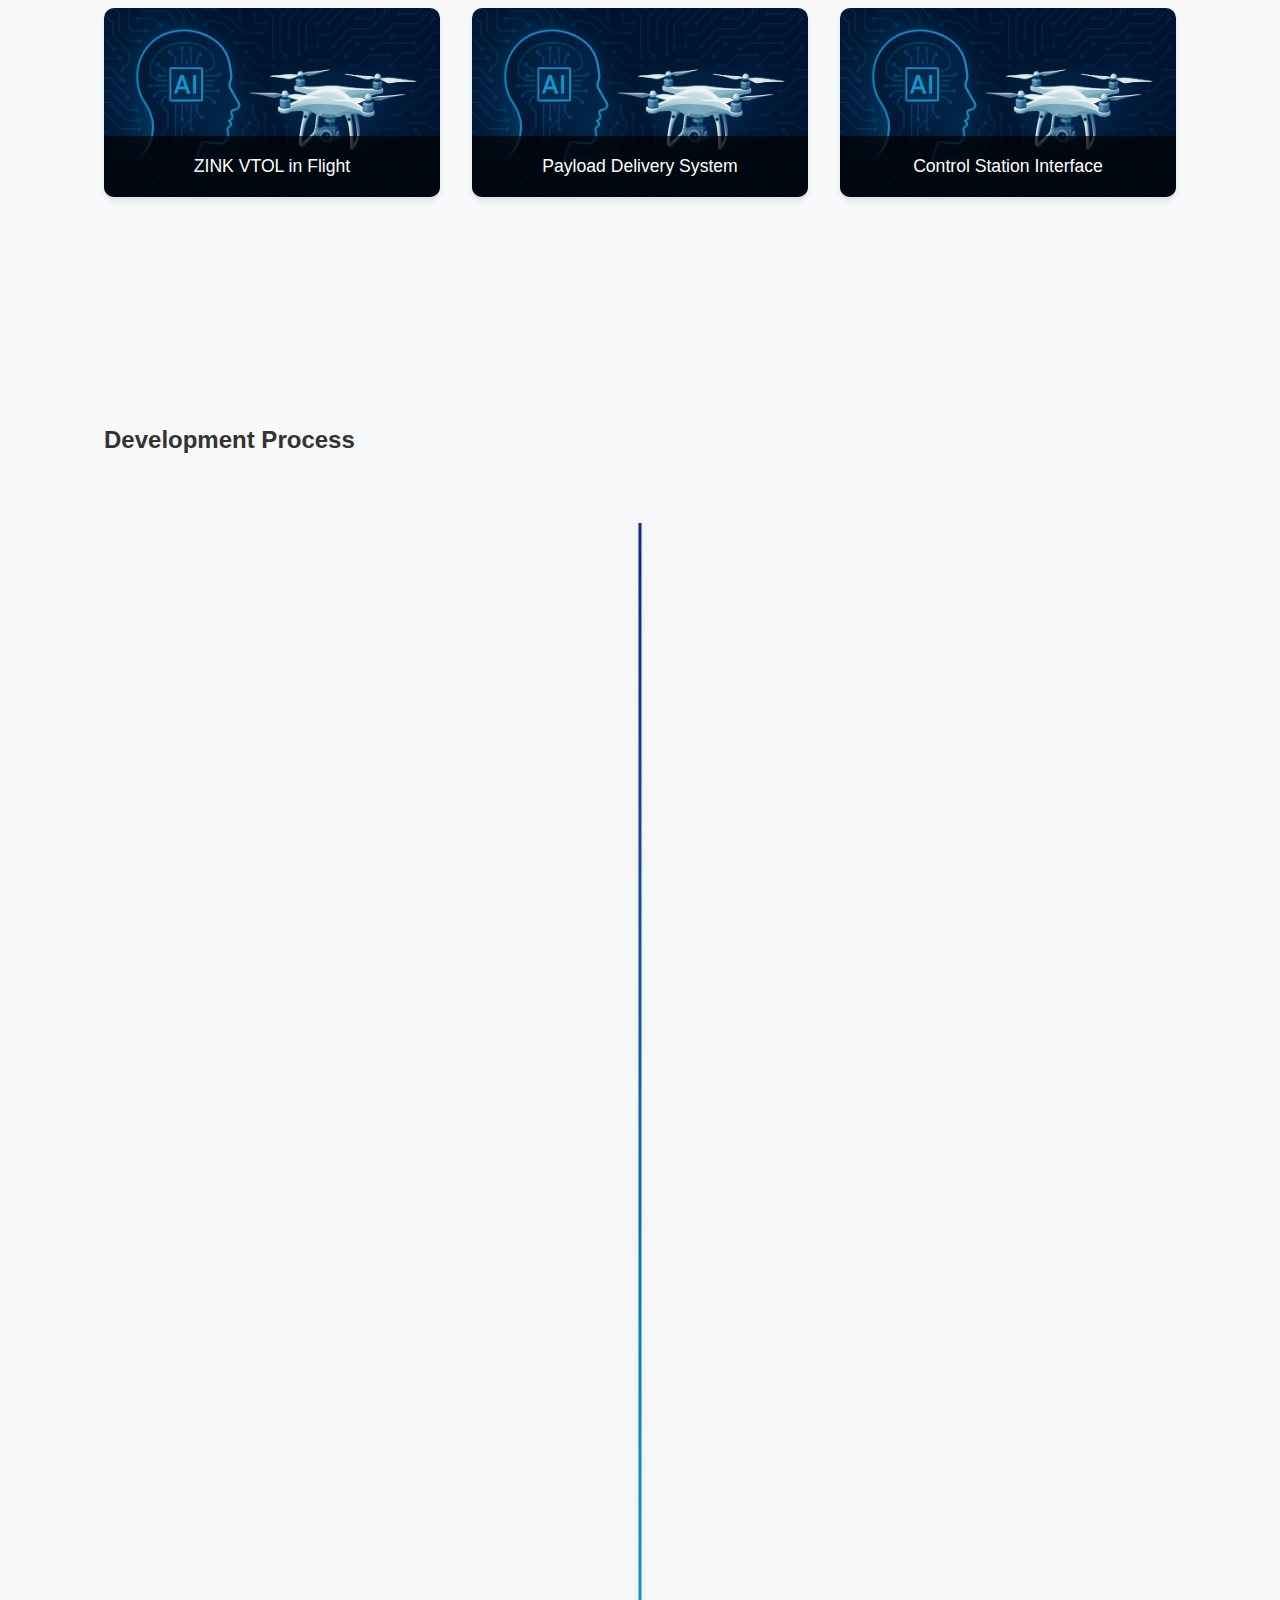
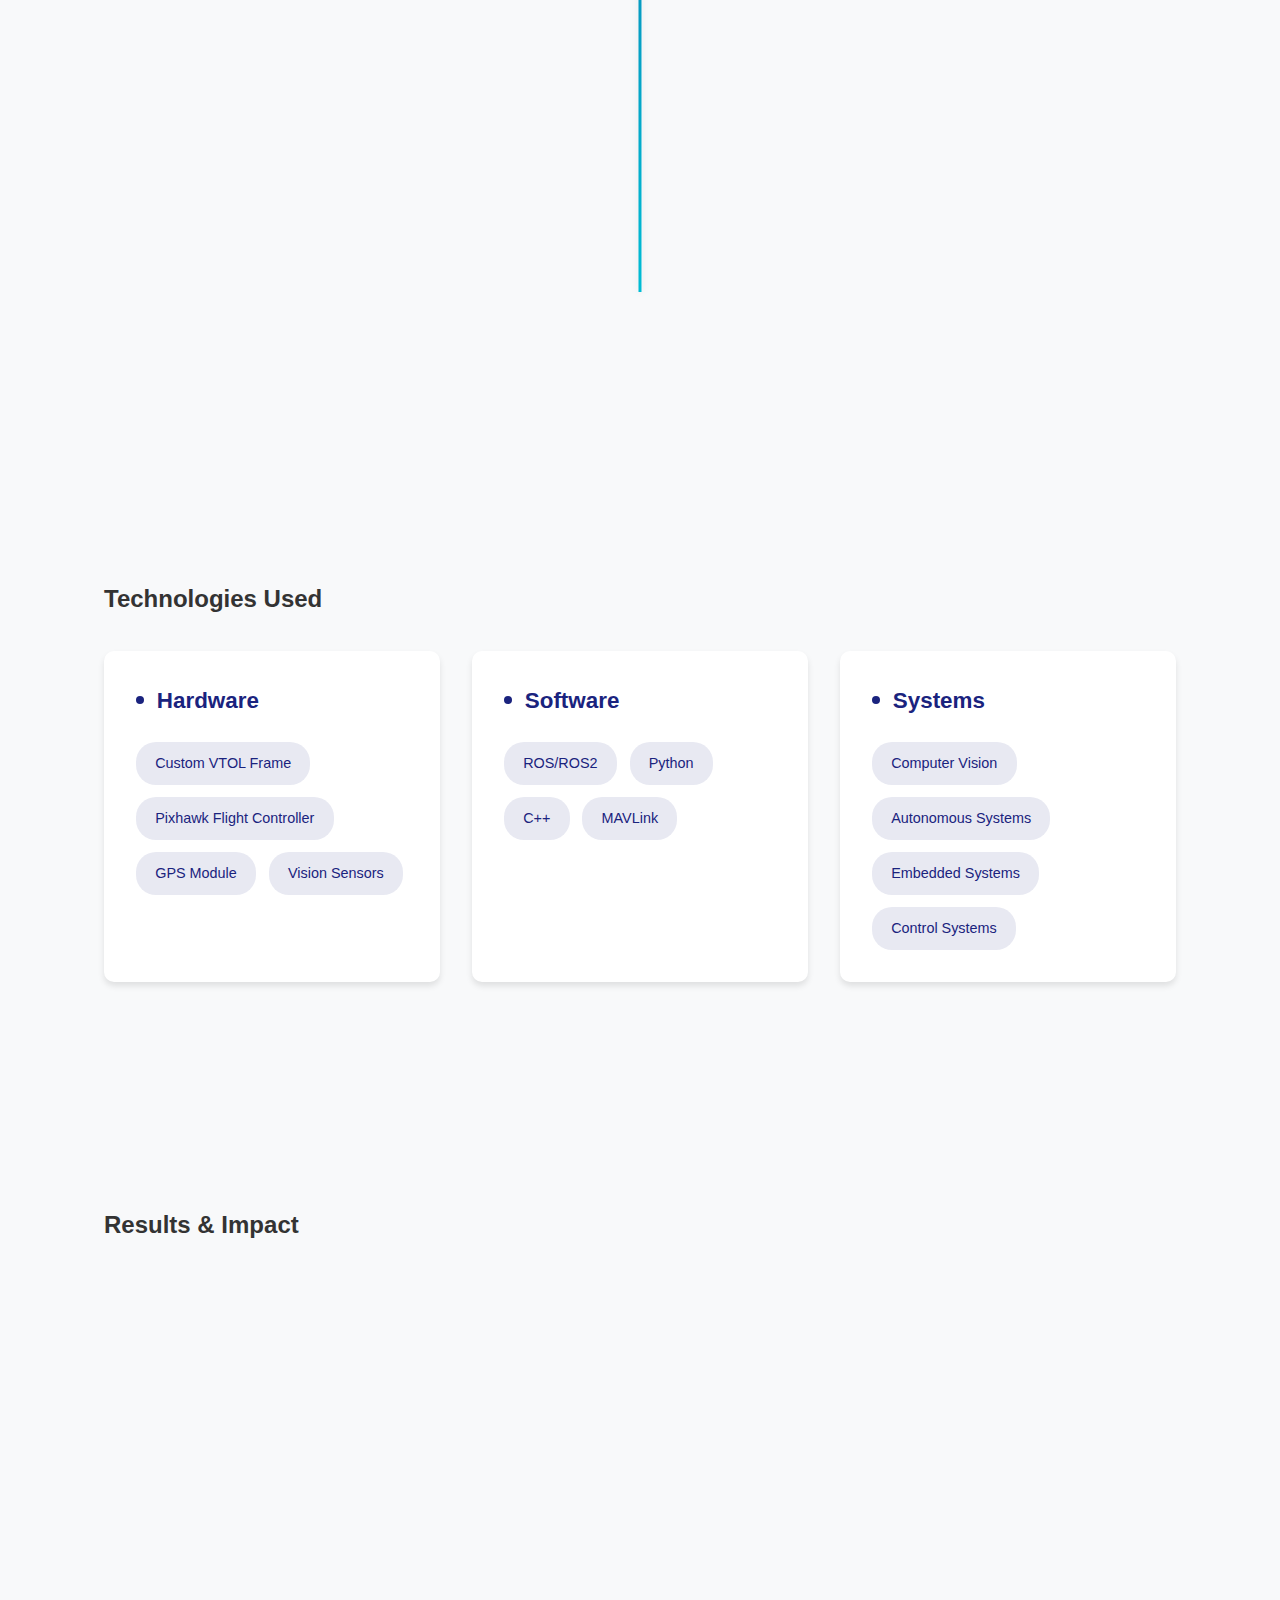
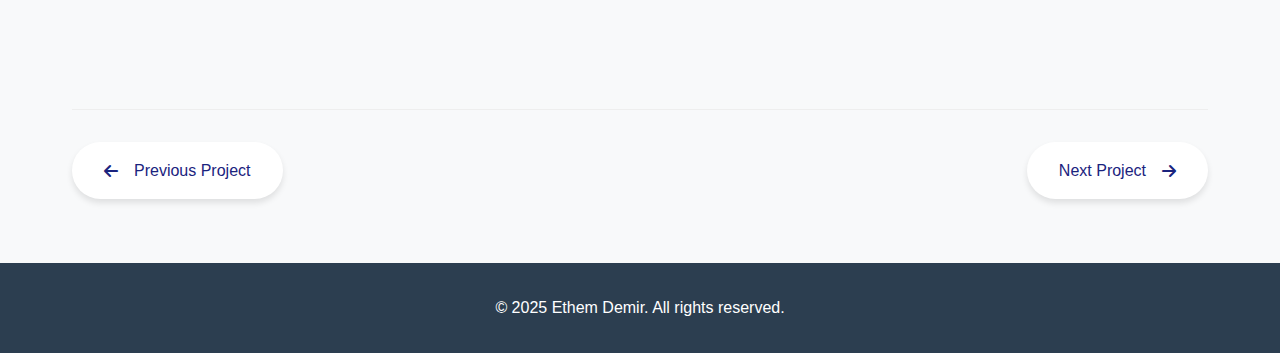
<file: projects/zink-vtol.html>
<!DOCTYPE html>
<html lang="en">
<head>
    <meta charset="UTF-8">
    <meta name="viewport" content="width=device-width, initial-scale=1.0">
    <title>ZINK VTOL - Emergency Response System | Ethem Demir</title>
    <link rel="stylesheet" href="../styles.css">
    <link rel="stylesheet" href="https://cdnjs.cloudflare.com/ajax/libs/font-awesome/6.0.0/css/all.min.css">
</head>
<body>
    <nav class="navbar">
        <div class="nav-brand">Ethem Demir</div>
        <button class="mobile-menu-button">
            <span></span>
            <span></span>
            <span></span>
        </button>
        <ul class="nav-links">
            <li><a href="../index.html#home">Home</a></li>
            <li><a href="../index.html#about">About</a></li>
            <li><a href="../index.html#expertise">Expertise</a></li>
            <li><a href="../index.html#experience">Experience</a></li>
            <li><a href="../index.html#projects">Projects</a></li>
            <li><a href="../index.html#awards">Awards</a></li>
            <li><a href="../index.html#blog">Blog & Academy</a></li>
            <li><a href="../index.html#contact">Contact</a></li>
        </ul>
    </nav>

    <header class="project-header">
        <div class="project-header-content">
            <h1>ZINK VTOL</h1>
            <p class="project-subtitle">Autonomous Cargo VTOL System for Emergency Response</p>
            <div class="project-meta">
                <span class="project-category">Emergency Response & Aviation</span>
                <span class="project-date">2023</span>
            </div>
        </div>
    </header>

    <main class="project-content">
        <section class="project-overview">
            <div class="project-stats">
                <div class="stat-item">
                    <i class="fas fa-plane"></i>
                    <span class="stat-value">5kg</span>
                    <span class="stat-label">Payload Capacity</span>
                </div>
                <div class="stat-item">
                    <i class="fas fa-clock"></i>
                    <span class="stat-value">45 min</span>
                    <span class="stat-label">Flight Time</span>
                </div>
                <div class="stat-item">
                    <i class="fas fa-route"></i>
                    <span class="stat-value">40km</span>
                    <span class="stat-label">Operating Range</span>
                </div>
            </div>

            <div class="project-description">
                <h2>Project Overview</h2>
                <p>The ZINK VTOL (Vertical Take-Off and Landing) system was developed as a response to the growing need for rapid emergency equipment transport in open waters. This autonomous system combines advanced UAV technology with emergency response capabilities to deliver critical supplies to areas that are difficult to access by traditional means.</p>
            </div>
        </section>

        <section class="project-features">
            <h2>Key Features</h2>
            <div class="features-grid">
                <div class="feature-card">
                    <i class="fas fa-shield-alt"></i>
                    <h3>Fail-Safe System</h3>
                    <p>Advanced autonomous flight control system with comprehensive fail-safe mechanisms for reliable operation.</p>
                </div>
                <div class="feature-card">
                    <i class="fas fa-box"></i>
                    <h3>Payload Management</h3>
                    <p>Sophisticated payload system capable of carrying and delivering up to 5kg of emergency supplies.</p>
                </div>
                <div class="feature-card">
                    <i class="fas fa-broadcast-tower"></i>
                    <h3>Real-time Telemetry</h3>
                    <p>Live video feed and telemetry data transmission for continuous mission monitoring.</p>
                </div>
                <div class="feature-card">
                    <i class="fas fa-cloud-sun"></i>
                    <h3>All-Weather Operation</h3>
                    <p>Weather-resistant design enabling operations in various environmental conditions.</p>
                </div>
            </div>
        </section>

        <section class="project-technical">
            <h2>Technical Specifications</h2>
            <div class="specs-grid">
                <div class="spec-item">
                    <h3>Flight Performance</h3>
                    <ul>
                        <li>Maximum Flight Time: 45 minutes</li>
                        <li>Range: 40km</li>
                        <li>Maximum Speed: 60km/h</li>
                        <li>Payload Capacity: 5kg</li>
                        <li>Operating Temperature: -10°C to 40°C</li>
                    </ul>
                </div>
                <div class="spec-item">
                    <h3>Navigation Systems</h3>
                    <ul>
                        <li>GPS Navigation</li>
                        <li>Vision-based Landing</li>
                        <li>Obstacle Avoidance</li>
                        <li>Emergency Return-to-Home</li>
                    </ul>
                </div>
                <div class="spec-item">
                    <h3>Communication</h3>
                    <ul>
                        <li>Real-time Video Link</li>
                        <li>Telemetry Data Stream</li>
                        <li>Encrypted Communication</li>
                        <li>Redundant Control Links</li>
                    </ul>
                </div>
            </div>
        </section>

        <section class="project-gallery">
            <h2>Project Gallery</h2>
            <div class="gallery-grid">
                <div class="gallery-item">
                    <img src="../img/droneAI.png" alt="ZINK VTOL in Flight">
                    <div class="gallery-caption">ZINK VTOL in Flight</div>
                </div>
                <div class="gallery-item">
                    <img src="../img/droneAI.png" alt="Payload Delivery System">
                    <div class="gallery-caption">Payload Delivery System</div>
                </div>
                <div class="gallery-item">
                    <img src="../img/droneAI.png" alt="Control Station Interface">
                    <div class="gallery-caption">Control Station Interface</div>
                </div>
            </div>
        </section>

        <section class="project-development">
            <h2>Development Process</h2>
            <div class="timeline">
                <div class="timeline-item">
                    <div class="timeline-date">Phase 1</div>
                    <div class="timeline-content">
                        <h3>System Design</h3>
                        <p>Designed autonomous flight control and payload management systems.</p>
                    </div>
                </div>
                <div class="timeline-item">
                    <div class="timeline-date">Phase 2</div>
                    <div class="timeline-content">
                        <h3>Navigation Development</h3>
                        <p>Implemented computer vision algorithms for navigation and landing.</p>
                    </div>
                </div>
                <div class="timeline-item">
                    <div class="timeline-date">Phase 3</div>
                    <div class="timeline-content">
                        <h3>Payload Integration</h3>
                        <p>Developed and integrated the custom payload management system.</p>
                    </div>
                </div>
                <div class="timeline-item">
                    <div class="timeline-date">Phase 4</div>
                    <div class="timeline-content">
                        <h3>Testing & Validation</h3>
                        <p>Conducted extensive field tests and safety evaluations.</p>
                    </div>
                </div>
            </div>
        </section>

        <section class="project-technologies">
            <h2>Technologies Used</h2>
            <div class="tech-stack">
                <div class="tech-category">
                    <h3>Hardware</h3>
                    <div class="tech-tags">
                        <span class="tech-tag">Custom VTOL Frame</span>
                        <span class="tech-tag">Pixhawk Flight Controller</span>
                        <span class="tech-tag">GPS Module</span>
                        <span class="tech-tag">Vision Sensors</span>
                    </div>
                </div>
                <div class="tech-category">
                    <h3>Software</h3>
                    <div class="tech-tags">
                        <span class="tech-tag">ROS/ROS2</span>
                        <span class="tech-tag">Python</span>
                        <span class="tech-tag">C++</span>
                        <span class="tech-tag">MAVLink</span>
                    </div>
                </div>
                <div class="tech-category">
                    <h3>Systems</h3>
                    <div class="tech-tags">
                        <span class="tech-tag">Computer Vision</span>
                        <span class="tech-tag">Autonomous Systems</span>
                        <span class="tech-tag">Embedded Systems</span>
                        <span class="tech-tag">Control Systems</span>
                    </div>
                </div>
            </div>
        </section>

        <section class="project-results">
            <h2>Results & Impact</h2>
            <div class="results-grid">
                <div class="result-card">
                    <i class="fas fa-check-circle"></i>
                    <h3>Successful Testing</h3>
                    <p>Completed first emergency response simulation in 2023 with successful payload delivery.</p>
                </div>
                <div class="result-card">
                    <i class="fas fa-handshake"></i>
                    <h3>Industry Recognition</h3>
                    <p>Received interest from multiple emergency service organizations for potential deployment.</p>
                </div>
                <div class="result-card">
                    <i class="fas fa-chart-line"></i>
                    <h3>Performance</h3>
                    <p>Demonstrated reliable operation in various weather conditions with 95% mission success rate.</p>
                </div>
            </div>
        </section>

        <div class="project-navigation">
            <a href="solarguard.html" class="nav-button prev">
                <i class="fas fa-arrow-left"></i>
                <span>Previous Project</span>
            </a>
            <a href="poyraz-drone.html" class="nav-button next">
                <span>Next Project</span>
                <i class="fas fa-arrow-right"></i>
            </a>
        </div>
    </main>

    <footer>
        <p>&copy; 2025 Ethem Demir. All rights reserved.</p>
    </footer>

    <script src="../script.js"></script>
</body>
</html>
</file>
<file: styles.css>
/* Reset and base styles */
* {
    margin: 0;
    padding: 0;
    box-sizing: border-box;
}

:root {
    --primary-color: #1a237e;
    --secondary-color: #00bcd4;
    --accent-color: #ff4081;
    --text-color: #333;
    --light-gray: #f5f7fa;
    --dark-gray: #2c3e50;
    --border-radius: 8px;
    --box-shadow: 0 4px 6px rgba(0, 0, 0, 0.1);
    --transition: all 0.3s ease;
}

body {
    font-family: 'Segoe UI', Tahoma, Geneva, Verdana, sans-serif;
    line-height: 1.6;
    color: var(--text-color);
    background-color: #f8f9fa;
}

/* Navigation */
.navbar {
    background-color: rgba(255, 255, 255, 0.95);
    padding: 1rem 2rem;
    position: fixed;
    width: 100%;
    top: 0;
    z-index: 1000;
    box-shadow: 0 2px 5px rgba(0,0,0,0.1);
    display: flex;
    justify-content: space-between;
    align-items: center;
    backdrop-filter: blur(10px);
    transition: all 0.3s;
}

.navbar.scrolled {
    background-color: rgba(255, 255, 255, 0.98);
    padding: 0.5rem 2rem;
}

.nav-brand {
    font-size: 1.5rem;
    font-weight: bold;
    color: #2c3e50;
}

.nav-links {
    display: flex;
    list-style: none;
    gap: 2rem;
}

.nav-links a {
    text-decoration: none;
    color: #2c3e50;
    font-weight: 500;
    transition: color 0.3s;
    position: relative;
    padding: 0.5rem 0;
}

.nav-links a::after {
    content: '';
    position: absolute;
    width: 0;
    height: 2px;
    bottom: 0;
    left: 0;
    background-color: #3498db;
    transition: width 0.3s;
}

.nav-links a:hover::after {
    width: 100%;
}

/* Hero Section */
.hero {
    height: 100vh;
    display: flex;
    align-items: center;
    justify-content: center;
    text-align: center;
    color: white;
    padding: 0 2rem;
    margin-top: 60px;
    position: relative;
    overflow: hidden;
    background: linear-gradient(135deg, #2c3e50 0%, #3498db 100%);
}

.hero-background {
    position: absolute;
    top: 0;
    left: 0;
    width: 100%;
    height: 100%;
    z-index: 1;
}

.particles {
    position: absolute;
    top: 0;
    left: 0;
    width: 100%;
    height: 100%;
    background: url('img/droneAI.png') center/cover;
    opacity: 0.1;
    animation: particles 20s linear infinite;
}

.drone-animation {
    position: absolute;
    top: 50%;
    left: 50%;
    transform: translate(-50%, -50%);
    font-size: 10rem;
    color: rgba(255, 255, 255, 0.1);
    animation: float 6s ease-in-out infinite;
}

.hero-content {
    max-width: 800px;
    position: relative;
    z-index: 2;
}

.hero h1 {
    font-size: 3.5rem;
    margin-bottom: 1rem;
    font-weight: 700;
    text-shadow: 2px 2px 4px rgba(0,0,0,0.2);
    animation: fadeInUp 1s ease-out;
}

.subtitle {
    font-size: 1.5rem;
    margin-bottom: 1.5rem;
    opacity: 0.9;
    font-weight: 500;
    animation: fadeInUp 1s ease-out 0.2s backwards;
}

.description {
    font-size: 1.2rem;
    margin-bottom: 2rem;
    opacity: 0.8;
    line-height: 1.6;
    animation: fadeInUp 1s ease-out 0.4s backwards;
}

.hero-buttons {
    display: flex;
    gap: 1rem;
    justify-content: center;
    margin-bottom: 2rem;
    animation: fadeInUp 1s ease-out 0.6s backwards;
}

.cta-button {
    padding: 1rem 2rem;
    border-radius: 5px;
    text-decoration: none;
    font-weight: bold;
    transition: all 0.3s;
    text-transform: uppercase;
    letter-spacing: 1px;
    font-size: 0.9rem;
}

.cta-button:first-child {
    background-color: #fff;
    color: #2c3e50;
}

.cta-button.secondary {
    background-color: transparent;
    border: 2px solid #fff;
    color: #fff;
}

.cta-button:hover {
    transform: translateY(-3px);
    box-shadow: 0 5px 15px rgba(0,0,0,0.2);
}

.hero-stats {
    display: flex;
    justify-content: center;
    gap: 3rem;
    margin-top: 3rem;
    flex-wrap: wrap;
    animation: fadeInUp 1s ease-out 0.8s backwards;
}

.stat-item {
    display: flex;
    flex-direction: column;
    align-items: center;
}

.stat-number {
    font-size: 2.5rem;
    font-weight: 700;
    margin-bottom: 0.5rem;
    color: #fff;
}

.stat-label {
    font-size: 0.9rem;
    opacity: 0.8;
    text-transform: uppercase;
    letter-spacing: 1px;
}

/* About Section */
.about {
    padding: 5rem 2rem;
    background-color: #fff;
}

.about-content {
    max-width: 800px;
    margin: 0 auto;
}

.about h2 {
    text-align: center;
    margin-bottom: 3rem;
    color: #2c3e50;
}

.about p {
    margin-bottom: 1.5rem;
    font-size: 1.1rem;
}

.languages {
    margin-top: 3rem;
}

.language-grid {
    display: grid;
    grid-template-columns: repeat(auto-fit, minmax(250px, 1fr));
    gap: 2rem;
    margin-top: 1.5rem;
}

.language-item {
    background-color: #f8f9fa;
    padding: 1.5rem;
    border-radius: 8px;
    box-shadow: 0 2px 5px rgba(0,0,0,0.1);
}

.language-item h4 {
    color: #2c3e50;
    margin-bottom: 1rem;
}

.language-item ul {
    list-style: none;
}

.language-item li {
    margin-bottom: 0.5rem;
    color: #666;
}

/* Expertise Section */
.expertise {
    padding: 5rem 2rem;
    background-color: #f8f9fa;
}

.expertise h2 {
    text-align: center;
    margin-bottom: 3rem;
    color: #2c3e50;
}

.expertise-grid {
    display: grid;
    grid-template-columns: repeat(auto-fit, minmax(300px, 1fr));
    gap: 2rem;
    max-width: 1200px;
    margin: 0 auto;
}

.expertise-item {
    background-color: #fff;
    padding: 2rem;
    border-radius: 8px;
    box-shadow: 0 2px 5px rgba(0,0,0,0.1);
    transition: transform 0.3s;
}

.expertise-item:hover {
    transform: translateY(-5px);
}

.expertise-item i {
    font-size: 2.5rem;
    color: #3498db;
    margin-bottom: 1rem;
}

.expertise-item h3 {
    color: #2c3e50;
    margin-bottom: 1rem;
}

.expertise-item ul {
    list-style: none;
}

.expertise-item li {
    margin-bottom: 0.5rem;
    color: #666;
}

/* Professional Experience Section */
.experience {
    padding: 6rem 2rem;
    background: linear-gradient(135deg, #f8f9fa 0%, #ffffff 100%);
    position: relative;
}

.experience::before {
    content: '';
    position: absolute;
    top: 0;
    left: 0;
    width: 100%;
    height: 100%;
    background: url('data:image/svg+xml,<svg width="20" height="20" viewBox="0 0 20 20" xmlns="http://www.w3.org/2000/svg"><rect width="1" height="1" fill="%23e0e0e0"/></svg>');
    opacity: 0.1;
    z-index: 0;
}

.experience h2 {
    text-align: center;
    margin-bottom: 4rem;
    color: var(--dark-gray);
    font-size: 2.5rem;
    position: relative;
    z-index: 1;
}

.experience h2::after {
    content: '';
    position: absolute;
    bottom: -10px;
    left: 50%;
    transform: translateX(-50%);
    width: 80px;
    height: 4px;
    background: linear-gradient(90deg, var(--primary-color), var(--secondary-color));
    border-radius: 2px;
}

.experience-grid {
    display: grid;
    grid-template-columns: repeat(auto-fit, minmax(350px, 1fr));
    gap: 2.5rem;
    max-width: 1200px;
    margin: 0 auto;
    position: relative;
    z-index: 1;
}

.experience-card {
    background: white;
    border-radius: 15px;
    overflow: hidden;
    box-shadow: 0 10px 30px rgba(0,0,0,0.1);
    transition: all 0.4s ease;
    position: relative;
    border: 1px solid rgba(0,0,0,0.05);
}

.experience-card:hover {
    transform: translateY(-10px);
    box-shadow: 0 15px 40px rgba(0,0,0,0.15);
}

.experience-header {
    padding: 2rem;
    background: linear-gradient(135deg, var(--primary-color) 0%, var(--secondary-color) 100%);
    color: white;
    position: relative;
    overflow: hidden;
}

.experience-header::before {
    content: '';
    position: absolute;
    top: 0;
    left: 0;
    width: 100%;
    height: 100%;
    background: linear-gradient(45deg, rgba(255,255,255,0.1) 0%, rgba(255,255,255,0) 100%);
}

.experience-company {
    font-size: 1.8rem;
    font-weight: bold;
    margin-bottom: 0.5rem;
    position: relative;
}

.experience-date {
    font-size: 1.1rem;
    opacity: 0.9;
    display: flex;
    align-items: center;
    gap: 0.5rem;
}

.experience-date::before {
    content: '📅';
    font-size: 1.1em;
}

.experience-position {
    font-size: 1.3rem;
    margin-top: 0.5rem;
    opacity: 0.9;
}

.experience-content {
    padding: 2rem;
}

.experience-details {
    list-style: none;
    padding: 0;
    margin: 0;
}

.experience-details li {
    padding: 1rem 0;
    border-bottom: 1px solid rgba(0,0,0,0.05);
    display: flex;
    align-items: flex-start;
    gap: 1rem;
    color: #444;
    line-height: 1.6;
    position: relative;
    padding-left: 1.5rem;
}

.experience-details li:last-child {
    border-bottom: none;
}

.experience-details li::before {
    content: '';
    position: absolute;
    left: 0;
    top: 50%;
    transform: translateY(-50%);
    width: 8px;
    height: 8px;
    background: var(--primary-color);
    border-radius: 50%;
    box-shadow: 0 0 0 2px rgba(26, 35, 126, 0.1);
}

.experience-details li:hover::before {
    animation: pulse 1.5s infinite;
    background: var(--secondary-color);
}

@keyframes pulse {
    0% {
        box-shadow: 0 0 0 0 rgba(26, 35, 126, 0.4);
    }
    70% {
        box-shadow: 0 0 0 10px rgba(26, 35, 126, 0);
    }
    100% {
        box-shadow: 0 0 0 0 rgba(26, 35, 126, 0);
    }
}

/* For Mostas and Poyraz specific styling */
.experience-card[data-company="Mostas"] .experience-details li::before,
.experience-card[data-company="Poyraz"] .experience-details li::before {
    background: var(--secondary-color);
}

.experience-card[data-company="Mostas"] .experience-details li:hover::before,
.experience-card[data-company="Poyraz"] .experience-details li:hover::before {
    background: var(--primary-color);
}

/* Improve text alignment and spacing */
.experience-details li {
    text-align: left;
    padding-right: 1rem;
}

/* Add subtle hover effect for the entire list item */
.experience-details li:hover {
    background: rgba(26, 35, 126, 0.02);
    border-radius: 4px;
    padding-left: 1.8rem;
    transition: all 0.3s ease;
}

/* Responsive adjustments */
@media (max-width: 768px) {
    .experience-details li {
        padding: 0.8rem 0;
        padding-left: 1.2rem;
    }
    
    .experience-details li::before {
        width: 6px;
        height: 6px;
    }
}

.experience-tags {
    display: flex;
    flex-wrap: wrap;
    gap: 0.8rem;
    margin-top: 1.5rem;
    padding-top: 1.5rem;
    border-top: 1px solid rgba(0,0,0,0.05);
}

.experience-tag {
    background: rgba(26, 35, 126, 0.1);
    color: var(--primary-color);
    padding: 0.5rem 1rem;
    border-radius: 20px;
    font-size: 0.9rem;
    font-weight: 500;
    transition: all 0.3s ease;
}

.experience-tag:hover {
    background: var(--primary-color);
    color: white;
    transform: translateY(-2px);
}

/* Animation for Experience Cards */
@keyframes slideUp {
    from {
        opacity: 0;
        transform: translateY(30px);
    }
    to {
        opacity: 1;
        transform: translateY(0);
    }
}

.experience-card {
    animation: slideUp 0.8s ease forwards;
    opacity: 0;
}

.experience-card:nth-child(1) { animation-delay: 0.1s; }
.experience-card:nth-child(2) { animation-delay: 0.2s; }
.experience-card:nth-child(3) { animation-delay: 0.3s; }

/* Responsive Design */
@media (max-width: 768px) {
    .experience {
        padding: 4rem 1.5rem;
    }

    .experience h2 {
        font-size: 2rem;
        margin-bottom: 3rem;
    }

    .experience-grid {
        grid-template-columns: 1fr;
        gap: 2rem;
    }

    .experience-header {
        padding: 1.5rem;
    }

    .experience-content {
        padding: 1.5rem;
    }

    .experience-company {
        font-size: 1.5rem;
    }

    .experience-position {
        font-size: 1.1rem;
    }
}

/* Projects Section */
.projects {
    padding: 5rem 2rem;
    background-color: #f8f9fa;
}

.projects h2 {
    text-align: center;
    margin-bottom: 3rem;
    color: #2c3e50;
}

.projects-grid {
    display: grid;
    grid-template-columns: repeat(auto-fit, minmax(300px, 1fr));
    gap: 2rem;
    max-width: 1200px;
    margin: 0 auto;
}

.project-item {
    background-color: #fff;
    border-radius: 8px;
    overflow: hidden;
    box-shadow: 0 2px 5px rgba(0,0,0,0.1);
    transition: transform 0.3s;
}

.project-item:hover {
    transform: translateY(-5px);
}

.project-image {
    position: relative;
    width: 100%;
    height: 0;
    padding-bottom: 56.25%; /* 16:9 aspect ratio */
    overflow: hidden;
}

.project-image img {
    position: absolute;
    top: 0;
    left: 0;
    width: 100%;
    height: 100%;
    object-fit: cover;
    transition: transform 0.3s ease;
}

.project-content {
    padding: 1.5rem;
}

.project-content h3 {
    color: #2c3e50;
    margin-bottom: 1rem;
}

.project-content p {
    color: #666;
    margin-bottom: 1rem;
}

.project-tags {
    display: flex;
    flex-wrap: wrap;
    gap: 0.5rem;
    margin-bottom: 1rem;
}

.project-tag {
    background-color: #f0f0f0;
    padding: 0.25rem 0.75rem;
    border-radius: 15px;
    font-size: 0.8rem;
    color: #666;
}

.read-more {
    display: inline-block;
    margin-top: 1rem;
    color: var(--primary-color);
    text-decoration: none;
    font-weight: 500;
    transition: all 0.3s ease;
}

.read-more:hover {
    color: var(--secondary-color);
    transform: translateX(5px);
}

.read-more i {
    margin-left: 5px;
    transition: transform 0.3s ease;
}

.read-more:hover i {
    transform: translateX(3px);
}

/* Awards Section */
.awards {
    padding: 5rem 2rem;
    background-color: #fff;
}

.awards h2 {
    text-align: center;
    margin-bottom: 3rem;
    color: #2c3e50;
}

.awards-grid {
    display: grid;
    grid-template-columns: repeat(auto-fit, minmax(300px, 1fr));
    gap: 2rem;
    max-width: 1200px;
    margin: 0 auto;
}

.award-item {
    background-color: #f8f9fa;
    padding: 2rem;
    border-radius: 8px;
    box-shadow: 0 2px 5px rgba(0,0,0,0.1);
    text-align: center;
    transition: transform 0.3s;
}

.award-item:hover {
    transform: translateY(-5px);
}

.award-item i {
    font-size: 2.5rem;
    color: #f1c40f;
    margin-bottom: 1rem;
}

.award-item h3 {
    color: #2c3e50;
    margin-bottom: 0.5rem;
}

.award-date {
    color: #3498db;
    font-weight: bold;
    margin-bottom: 0.5rem;
}

.award-item p {
    color: #666;
}

/* Contact Section */
.contact {
    padding: 5rem 2rem;
    background-color: #f8f9fa;
}

.contact h2 {
    text-align: center;
    margin-bottom: 3rem;
    color: #2c3e50;
}

.contact-content {
    display: grid;
    grid-template-columns: repeat(auto-fit, minmax(300px, 1fr));
    gap: 2rem;
    max-width: 1200px;
    margin: 0 auto;
}

.contact-info {
    background-color: #fff;
    padding: 2rem;
    border-radius: 8px;
    box-shadow: 0 2px 5px rgba(0,0,0,0.1);
}

.contact-item {
    margin-bottom: 1.5rem;
}

.contact-item i {
    color: #3498db;
    margin-right: 1rem;
}

.contact-item a {
    color: #2c3e50;
    text-decoration: none;
    transition: color 0.3s;
}

.contact-item a:hover {
    color: #3498db;
}

.social-links {
    display: flex;
    gap: 1rem;
    margin-top: 2rem;
}

.social-link {
    display: flex;
    align-items: center;
    gap: 0.5rem;
    color: #2c3e50;
    text-decoration: none;
    transition: color 0.3s;
}

.social-link:hover {
    color: #3498db;
}

.contact-form {
    background-color: #fff;
    padding: 2rem;
    border-radius: 8px;
    box-shadow: 0 2px 5px rgba(0,0,0,0.1);
}

.contact-form input,
.contact-form textarea {
    width: 100%;
    padding: 1rem;
    margin-bottom: 1rem;
    border: 1px solid #ddd;
    border-radius: 5px;
    font-size: 1rem;
}

.contact-form textarea {
    height: 150px;
    resize: vertical;
}

.contact-form button {
    background-color: #3498db;
    color: white;
    padding: 1rem 2rem;
    border: none;
    border-radius: 5px;
    cursor: pointer;
    font-weight: bold;
    transition: background-color 0.3s;
}

.contact-form button:hover {
    background-color: #2980b9;
}

/* Footer */
footer {
    background-color: #2c3e50;
    color: white;
    text-align: center;
    padding: 2rem;
}

/* Responsive Design */
@media (max-width: 768px) {
    .hero h1 {
        font-size: 2.5rem;
    }
    
    .subtitle {
        font-size: 1.2rem;
    }
    
    .description {
        font-size: 1rem;
    }
    
    .hero-stats {
        gap: 2rem;
    }
    
    .stat-number {
        font-size: 2rem;
    }
    
    .stat-label {
        font-size: 0.8rem;
    }
    
    .nav-links {
        display: none;
    }
    
    .timeline::before {
        left: 30px;
    }
    
    .timeline-content {
        width: auto;
        margin-left: 60px !important;
    }
    
    .timeline-content::before {
        left: -40px !important;
    }
}

/* Mobile Menu */
.mobile-menu-button {
    display: none;
    background: none;
    border: none;
    cursor: pointer;
    padding: 0.5rem;
    z-index: 1001;
}

.mobile-menu-button span {
    display: block;
    width: 25px;
    height: 2px;
    background-color: #2c3e50;
    margin: 5px 0;
    transition: all 0.3s;
}

@media (max-width: 768px) {
    .mobile-menu-button {
        display: block;
    }
    
    .nav-links {
        position: fixed;
        top: 0;
        right: -100%;
        width: 70%;
        height: 100vh;
        background-color: #fff;
        flex-direction: column;
        align-items: center;
        justify-content: center;
        transition: right 0.3s;
        box-shadow: -2px 0 5px rgba(0,0,0,0.1);
    }
    
    .nav-links.active {
        right: 0;
    }
    
    .mobile-menu-button.active span:nth-child(1) {
        transform: rotate(45deg) translate(5px, 5px);
    }
    
    .mobile-menu-button.active span:nth-child(2) {
        opacity: 0;
    }
    
    .mobile-menu-button.active span:nth-child(3) {
        transform: rotate(-45deg) translate(7px, -6px);
    }
}

/* Animations */
@keyframes float {
    0%, 100% {
        transform: translateY(0);
    }
    50% {
        transform: translateY(-20px);
    }
}

@keyframes particles {
    0% {
        transform: scale(1);
    }
    50% {
        transform: scale(1.1);
    }
    100% {
        transform: scale(1);
    }
}

@keyframes fadeInUp {
    from {
        opacity: 0;
        transform: translateY(20px);
    }
    to {
        opacity: 1;
        transform: translateY(0);
    }
}

/* Blog Section */
.blog {
    padding: 5rem 2rem;
    background-color: #f8f9fa;
    position: relative;
    overflow: hidden;
}

.blog::before {
    content: '';
    position: absolute;
    top: 0;
    left: 0;
    width: 100%;
    height: 100%;
    background: linear-gradient(135deg, rgba(26, 35, 126, 0.05) 0%, rgba(0, 188, 212, 0.05) 100%);
    z-index: 0;
}

.blog h2 {
    text-align: center;
    margin-bottom: 3rem;
    color: var(--primary-color);
    position: relative;
    z-index: 1;
}

.blog-grid {
    display: grid;
    grid-template-columns: repeat(auto-fit, minmax(350px, 1fr));
    gap: 2.5rem;
    max-width: 1200px;
    margin: 0 auto;
    position: relative;
    z-index: 1;
}

.blog-card {
    background-color: #fff;
    border-radius: var(--border-radius);
    overflow: hidden;
    box-shadow: 0 10px 30px rgba(0, 0, 0, 0.1);
    transition: all 0.3s ease;
    position: relative;
}

.blog-card:hover {
    transform: translateY(-10px);
    box-shadow: 0 15px 40px rgba(0, 0, 0, 0.15);
}

.blog-image {
    height: 220px;
    overflow: hidden;
    position: relative;
}

.blog-image::after {
    content: '';
    position: absolute;
    top: 0;
    left: 0;
    width: 100%;
    height: 100%;
    background: linear-gradient(to bottom, rgba(0,0,0,0) 0%, rgba(0,0,0,0.1) 100%);
}

.blog-image img {
    width: 100%;
    height: 100%;
    object-fit: cover;
    transition: transform 0.5s ease;
}

.blog-card:hover .blog-image img {
    transform: scale(1.1);
}

.blog-content {
    padding: 2rem;
    position: relative;
}

.blog-category {
    display: inline-block;
    padding: 0.5rem 1rem;
    background-color: var(--primary-color);
    color: white;
    border-radius: 20px;
    font-size: 0.8rem;
    font-weight: 500;
    text-transform: uppercase;
    letter-spacing: 1px;
    margin-bottom: 1rem;
    transition: all 0.3s ease;
}

.blog-card:hover .blog-category {
    background-color: var(--secondary-color);
}

.blog-content h3 {
    color: var(--dark-gray);
    margin-bottom: 1rem;
    font-size: 1.4rem;
    line-height: 1.4;
    transition: color 0.3s ease;
}

.blog-card:hover .blog-content h3 {
    color: var(--primary-color);
}

.blog-content p {
    color: #666;
    margin-bottom: 1.5rem;
    line-height: 1.6;
    font-size: 1rem;
}

.blog-meta {
    display: flex;
    gap: 1.5rem;
    margin-bottom: 1.5rem;
    font-size: 0.9rem;
    color: #888;
}

.blog-meta span {
    display: flex;
    align-items: center;
    gap: 0.5rem;
}

.blog-meta i {
    color: var(--primary-color);
    font-size: 1rem;
}

.read-more {
    display: inline-flex;
    align-items: center;
    gap: 0.5rem;
    color: var(--primary-color);
    text-decoration: none;
    font-weight: 500;
    padding: 0.5rem 1rem;
    border-radius: 20px;
    background-color: rgba(26, 35, 126, 0.1);
    transition: all 0.3s ease;
}

.read-more:hover {
    background-color: var(--primary-color);
    color: white;
    transform: translateX(5px);
}

.read-more i {
    transition: transform 0.3s ease;
}

.read-more:hover i {
    transform: translateX(3px);
}

/* Blog Post Styles */
.blog-post {
    max-width: 900px;
    margin: 0 auto;
    padding: 2rem;
    background-color: #fff;
    border-radius: var(--border-radius);
    box-shadow: 0 10px 30px rgba(0, 0, 0, 0.1);
}

.blog-post-header {
    text-align: center;
    margin-bottom: 3rem;
    padding-bottom: 2rem;
    border-bottom: 1px solid #eee;
}

.blog-post-header h1 {
    font-size: 2.5rem;
    color: var(--dark-gray);
    margin-bottom: 1rem;
    line-height: 1.3;
}

.blog-post-meta {
    display: flex;
    justify-content: center;
    gap: 2rem;
    margin-bottom: 1.5rem;
    color: #666;
}

.blog-post-meta span {
    display: flex;
    align-items: center;
    gap: 0.5rem;
    font-size: 0.9rem;
}

.blog-post-meta i {
    color: var(--primary-color);
}

.blog-post-tags {
    display: flex;
    justify-content: center;
    gap: 1rem;
    flex-wrap: wrap;
}

.blog-post-tag {
    background-color: rgba(26, 35, 126, 0.1);
    color: var(--primary-color);
    padding: 0.5rem 1rem;
    border-radius: 20px;
    font-size: 0.9rem;
    font-weight: 500;
    transition: all 0.3s ease;
}

.blog-post-tag:hover {
    background-color: var(--primary-color);
    color: white;
    transform: translateY(-2px);
}

.blog-post-content {
    line-height: 1.8;
    font-size: 1.1rem;
}

.blog-post-section {
    margin-bottom: 3rem;
}

.blog-post-section h2 {
    color: var(--primary-color);
    margin: 3rem 0 1.5rem;
    font-size: 1.8rem;
    position: relative;
    padding-left: 1rem;
}

.blog-post-section h2::before {
    content: '';
    position: absolute;
    left: 0;
    top: 0;
    height: 100%;
    width: 4px;
    background-color: var(--primary-color);
    border-radius: 2px;
}

.blog-post-image {
    margin: 2rem 0;
    border-radius: 10px;
    overflow: hidden;
    box-shadow: 0 5px 15px rgba(0, 0, 0, 0.1);
}

.blog-post-image img {
    width: 100%;
    height: auto;
    display: block;
}

.image-caption {
    text-align: center;
    color: #666;
    font-size: 0.9rem;
    padding: 1rem;
    background-color: #f8f9fa;
}

.feature-list {
    list-style: none;
    padding: 0;
    margin: 1.5rem 0;
}

.feature-list li {
    padding: 1rem;
    margin-bottom: 0.5rem;
    background-color: #f8f9fa;
    border-radius: 8px;
    border-left: 4px solid var(--primary-color);
}

.applications-grid {
    display: grid;
    grid-template-columns: repeat(auto-fit, minmax(250px, 1fr));
    gap: 2rem;
    margin: 2rem 0;
}

.application-card {
    background: white;
    padding: 2rem;
    border-radius: 10px;
    box-shadow: 0 5px 15px rgba(0, 0, 0, 0.1);
    text-align: center;
    transition: all 0.3s ease;
}

.application-card:hover {
    transform: translateY(-5px);
    box-shadow: 0 8px 25px rgba(0, 0, 0, 0.15);
}

.application-card i {
    font-size: 2.5rem;
    color: var(--primary-color);
    margin-bottom: 1rem;
}

.application-card h3 {
    color: var(--dark-gray);
    margin-bottom: 1rem;
}

.application-card p {
    color: #666;
    line-height: 1.6;
}

pre {
    background-color: #282c34;
    padding: 1.5rem;
    border-radius: 8px;
    overflow-x: auto;
    margin: 1.5rem 0;
}

code {
    font-family: 'Fira Code', monospace;
    font-size: 0.9rem;
}

.library-grid {
    display: grid;
    grid-template-columns: repeat(auto-fit, minmax(250px, 1fr));
    gap: 2rem;
    margin: 2rem 0;
}

.library-card {
    background: white;
    padding: 2rem;
    border-radius: 10px;
    box-shadow: 0 5px 15px rgba(0, 0, 0, 0.1);
    transition: all 0.3s ease;
}

.library-card:hover {
    transform: translateY(-5px);
    box-shadow: 0 8px 25px rgba(0, 0, 0, 0.15);
}

.library-card h3 {
    color: var(--primary-color);
    margin-bottom: 1rem;
}

.library-card p {
    color: #666;
    margin-bottom: 1.5rem;
}

.library-link {
    color: var(--primary-color);
    text-decoration: none;
    font-weight: 500;
    display: inline-flex;
    align-items: center;
    gap: 0.5rem;
    transition: all 0.3s ease;
}

.library-link:hover {
    color: var(--secondary-color);
    transform: translateX(5px);
}

.best-practices {
    list-style-type: none;
    padding: 0;
    margin: 1.5rem 0;
}

.best-practices li {
    padding: 1rem;
    margin-bottom: 1rem;
    background-color: #f8f9fa;
    border-radius: 8px;
    position: relative;
    padding-left: 3rem;
}

.best-practices li::before {
    content: counter(item);
    counter-increment: item;
    position: absolute;
    left: 1rem;
    top: 50%;
    transform: translateY(-50%);
    width: 25px;
    height: 25px;
    background-color: var(--primary-color);
    color: white;
    border-radius: 50%;
    display: flex;
    align-items: center;
    justify-content: center;
    font-weight: bold;
}

.future-list {
    list-style: none;
    padding: 0;
    margin: 1.5rem 0;
}

.future-list li {
    padding: 1rem;
    margin-bottom: 0.5rem;
    background-color: #f8f9fa;
    border-radius: 8px;
    position: relative;
    padding-left: 2.5rem;
}

.future-list li::before {
    content: '→';
    position: absolute;
    left: 1rem;
    color: var(--primary-color);
    font-weight: bold;
}

/* Responsive Design for Blog Post */
@media (max-width: 768px) {
    .blog-post {
        padding: 1rem;
    }

    .blog-post-header h1 {
        font-size: 2rem;
    }

    .blog-post-meta {
        flex-direction: column;
        align-items: center;
        gap: 1rem;
    }

    .applications-grid,
    .library-grid {
        grid-template-columns: 1fr;
    }

    .blog-post-section h2 {
        font-size: 1.5rem;
    }
}

/* Project Page Specific Styles */
.project-header {
    height: 60vh;
    background: linear-gradient(135deg, rgba(26, 35, 126, 0.9) 0%, rgba(0, 188, 212, 0.9) 100%), url('img/droneAI.png') center/cover;
    display: flex;
    align-items: center;
    justify-content: center;
    text-align: center;
    color: white;
    margin-top: 60px;
    position: relative;
    overflow: hidden;
}

.project-header-content {
    max-width: 800px;
    padding: 2rem;
    z-index: 2;
}

.project-header h1 {
    font-size: 3.5rem;
    margin-bottom: 1rem;
    text-shadow: 2px 2px 4px rgba(0,0,0,0.3);
}

.project-subtitle {
    font-size: 1.5rem;
    margin-bottom: 1.5rem;
    opacity: 0.9;
}

.project-meta {
    display: flex;
    justify-content: center;
    gap: 2rem;
    font-size: 1.1rem;
}

.project-content {
    max-width: 1200px;
    margin: 0 auto;
    padding: 4rem 2rem;
}

.project-overview {
    margin-bottom: 4rem;
}

.project-stats {
    display: grid;
    grid-template-columns: repeat(auto-fit, minmax(250px, 1fr));
    gap: 2rem;
    margin-bottom: 3rem;
    background: white;
    padding: 2rem;
    border-radius: 10px;
    box-shadow: 0 4px 6px rgba(0,0,0,0.1);
}

.stat-item {
    text-align: center;
    padding: 1.5rem;
    
    border-radius: 8px;
    transition: transform 0.3s ease;
}

.stat-item:hover {
    transform: translateY(-5px);
}

.stat-item i {
    font-size: 2.5rem;
    color: var(--primary-color);
    margin-bottom: 1rem;
}

.stat-value {
    font-size: 1.8rem;
    font-weight: bold;
    color: var(--dark-gray);
    margin-bottom: 0.5rem;
}

.stat-label {
    color: #ffffff;
    font-size: 1rem;
}

.project-description {
    background: white;
    padding: 2rem;
    border-radius: 10px;
    box-shadow: 0 4px 6px rgba(0,0,0,0.1);
}

.project-description h2 {
    color: var(--primary-color);
    margin-bottom: 1.5rem;
    font-size: 2rem;
}

.project-description p {
    font-size: 1.1rem;
    line-height: 1.8;
    color: #444;
}

/* Features Section */
.features-grid {
    display: grid;
    grid-template-columns: repeat(auto-fit, minmax(280px, 1fr));
    gap: 2rem;
    margin-top: 2rem;
}

.feature-card {
    background: white;
    padding: 2rem;
    border-radius: 10px;
    box-shadow: 0 4px 6px rgba(0,0,0,0.1);
    transition: transform 0.3s ease;
}

.feature-card:hover {
    transform: translateY(-5px);
}

.feature-card i {
    font-size: 2.5rem;
    color: var(--primary-color);
    margin-bottom: 1.5rem;
}

.feature-card h3 {
    color: var(--dark-gray);
    margin-bottom: 1rem;
    font-size: 1.4rem;
}

.feature-card p {
    color: #666;
    line-height: 1.6;
}

/* Gallery Section */
.gallery-grid {
    display: grid;
    grid-template-columns: repeat(auto-fit, minmax(300px, 1fr));
    gap: 2rem;
    margin-top: 2rem;
}

.gallery-item {
    position: relative;
    border-radius: 10px;
    overflow: hidden;
    box-shadow: 0 4px 6px rgba(0,0,0,0.1);
    aspect-ratio: 16/9;
}

.gallery-item img {
    width: 100%;
    height: 100%;
    object-fit: cover;
    transition: transform 0.3s ease;
}

.gallery-item:hover img {
    transform: scale(1.05);
}

.gallery-caption {
    position: absolute;
    bottom: 0;
    left: 0;
    right: 0;
    padding: 1rem;
    background: rgba(0,0,0,0.7);
    color: white;
    font-size: 1.1rem;
    text-align: center;
}

/* Project Navigation */
.project-navigation {
    display: flex;
    justify-content: space-between;
    margin-top: 4rem;
    padding-top: 2rem;
    border-top: 1px solid #eee;
}

.nav-button {
    display: flex;
    align-items: center;
    gap: 1rem;
    padding: 1rem 2rem;
    background: white;
    border-radius: 30px;
    text-decoration: none;
    color: var(--primary-color);
    font-weight: 500;
    box-shadow: 0 4px 6px rgba(0,0,0,0.1);
    transition: all 0.3s ease;
}

.nav-button:hover {
    transform: translateY(-3px);
    box-shadow: 0 6px 12px rgba(0,0,0,0.15);
    background: var(--primary-color);
    color: white;
}

/* Responsive Design */
@media (max-width: 768px) {
    .project-header h1 {
        font-size: 2.5rem;
    }
    
    .project-subtitle {
        font-size: 1.2rem;
    }
    
    .project-content {
        padding: 2rem 1rem;
    }
    
    .gallery-grid {
        grid-template-columns: 1fr;
    }
    
    .project-navigation {
        flex-direction: column;
        gap: 1rem;
    }
    
    .nav-button {
        width: 100%;
        justify-content: center;
    }
}

/* Fix for project images in cards */
.project-image {
    position: relative;
    width: 100%;
    height: 0;
    padding-bottom: 56.25%; /* 16:9 aspect ratio */
    overflow: hidden;
}

.project-image img {
    position: absolute;
    top: 0;
    left: 0;
    width: 100%;
    height: 100%;
    object-fit: cover;
    transition: transform 0.3s ease;
}

.project-item:hover .project-image img {
    transform: scale(1.05);
}

/* Technical Specifications Section */
.specs-grid {
    display: grid;
    grid-template-columns: repeat(auto-fit, minmax(300px, 1fr));
    gap: 2rem;
    margin-top: 2rem;
}

.spec-item {
    background: white;
    padding: 2rem;
    border-radius: 10px;
    box-shadow: 0 4px 6px rgba(0,0,0,0.1);
    transition: all 0.3s ease;
    border-left: 4px solid var(--primary-color);
}

.spec-item:hover {
    transform: translateY(-5px);
    box-shadow: 0 8px 15px rgba(0,0,0,0.1);
}

.spec-item h3 {
    color: var(--primary-color);
    margin-bottom: 1.5rem;
    font-size: 1.4rem;
    display: flex;
    align-items: center;
    gap: 0.8rem;
}

.spec-item h3::before {
    content: '';
    width: 8px;
    height: 8px;
    background-color: var(--primary-color);
    border-radius: 50%;
}

.spec-item ul {
    list-style: none;
    padding: 0;
}

.spec-item li {
    padding: 0.8rem 0;
    border-bottom: 1px solid #eee;
    display: flex;
    align-items: center;
    gap: 0.8rem;
    color: #444;
}

.spec-item li:last-child {
    border-bottom: none;
}

.spec-item li::before {
    content: '✓';
    color: var(--primary-color);
    font-weight: bold;
}

/* Project Technologies Section */
.tech-stack {
    display: grid;
    grid-template-columns: repeat(auto-fit, minmax(300px, 1fr));
    gap: 2rem;
    margin-top: 2rem;
}

.tech-category {
    background: white;
    padding: 2rem;
    border-radius: 10px;
    box-shadow: 0 4px 6px rgba(0,0,0,0.1);
    transition: all 0.3s ease;
}

.tech-category:hover {
    transform: translateY(-5px);
    box-shadow: 0 8px 15px rgba(0,0,0,0.1);
}

.tech-category h3 {
    color: var(--primary-color);
    margin-bottom: 1.5rem;
    font-size: 1.4rem;
    display: flex;
    align-items: center;
    gap: 0.8rem;
}

.tech-category h3::before {
    content: '';
    width: 8px;
    height: 8px;
    background-color: var(--primary-color);
    border-radius: 50%;
}

.tech-tags {
    display: flex;
    flex-wrap: wrap;
    gap: 0.8rem;
}

.tech-tag {
    background-color: rgba(26, 35, 126, 0.1);
    color: var(--primary-color);
    padding: 0.6rem 1.2rem;
    border-radius: 20px;
    font-size: 0.9rem;
    font-weight: 500;
    transition: all 0.3s ease;
}

.tech-tag:hover {
    background-color: var(--primary-color);
    color: white;
    transform: translateY(-2px);
}

/* Responsive Design for Project Sections */
@media (max-width: 768px) {
    .specs-grid,
    .tech-stack {
        grid-template-columns: 1fr;
    }
    
    .spec-item,
    .tech-category {
        padding: 1.5rem;
    }
    
    .tech-tags {
        gap: 0.6rem;
    }
    
    .tech-tag {
        padding: 0.5rem 1rem;
        font-size: 0.8rem;
    }
}

/* Project Results & Impact Section */
.results-grid {
    display: grid;
    grid-template-columns: repeat(auto-fit, minmax(300px, 1fr));
    gap: 2rem;
    margin-top: 2rem;
}

.result-card {
    background: white;
    padding: 2rem;
    border-radius: 10px;
    box-shadow: 0 4px 6px rgba(0,0,0,0.1);
    transition: all 0.3s ease;
    text-align: center;
    position: relative;
    overflow: hidden;
}

.result-card::before {
    content: '';
    position: absolute;
    top: 0;
    left: 0;
    width: 100%;
    height: 4px;
    background: linear-gradient(90deg, var(--primary-color), var(--secondary-color));
    transform: scaleX(0);
    transform-origin: left;
    transition: transform 0.3s ease;
}

.result-card:hover {
    transform: translateY(-5px);
    box-shadow: 0 8px 15px rgba(0,0,0,0.1);
}

.result-card:hover::before {
    transform: scaleX(1);
}

.result-card i {
    font-size: 2.5rem;
    color: var(--primary-color);
    margin-bottom: 1.5rem;
    transition: all 0.3s ease;
}

.result-card:hover i {
    transform: scale(1.1);
    color: var(--secondary-color);
}

.result-card h3 {
    color: var(--dark-gray);
    margin-bottom: 1rem;
    font-size: 1.4rem;
}

.result-card p {
    color: #666;
    line-height: 1.6;
}

/* Section Spacing */
section {
    padding: 6rem 2rem;
    position: relative;
}

section + section {
    margin-top: 2rem;
}

/* Development Process Section */
.timeline {
    position: relative;
    max-width: 1200px;
    margin: 4rem auto;
    padding: 0 2rem;
}

.timeline::before {
    content: '';
    position: absolute;
    width: 3px;
    background: linear-gradient(to bottom, var(--primary-color), var(--secondary-color));
    top: 0;
    bottom: 0;
    left: 50%;
    transform: translateX(-50%);
    box-shadow: 0 0 10px rgba(0,0,0,0.1);
}

.timeline-item {
    padding: 2rem 0;
    position: relative;
    width: 50%;
    box-sizing: border-box;
}

.timeline-item:nth-child(odd) {
    padding-right: 3rem;
    text-align: right;
}

.timeline-item:nth-child(even) {
    padding-left: 3rem;
    margin-left: 50%;
}

.timeline-content {
    background: white;
    padding: 2.5rem;
    border-radius: 15px;
    box-shadow: 0 5px 15px rgba(0,0,0,0.1);
    position: relative;
    transition: all 0.4s ease;
    border: 1px solid rgba(0,0,0,0.05);
}

.timeline-content::before {
    content: '';
    position: absolute;
    width: 25px;
    height: 25px;
    background: var(--primary-color);
    border-radius: 50%;
    top: 50%;
    transform: translateY(-50%);
    right: -12px;
    box-shadow: 0 0 0 4px white, 0 0 0 6px var(--primary-color);
    transition: all 0.3s ease;
}

.timeline-item:nth-child(even) .timeline-content::before {
    left: -12px;
    right: auto;
}

.timeline-date {
    color: var(--primary-color);
    font-weight: bold;
    margin-bottom: 0.8rem;
    font-size: 1.2rem;
    display: flex;
    align-items: center;
    gap: 0.5rem;
}

.timeline-date::before {
    content: '📅';
    font-size: 1.1em;
}

.timeline-content h3 {
    color: var(--dark-gray);
    margin-bottom: 1.2rem;
    font-size: 1.5rem;
    position: relative;
    padding-bottom: 0.8rem;
}

.timeline-content h3::after {
    content: '';
    position: absolute;
    bottom: 0;
    left: 0;
    width: 50px;
    height: 3px;
    background: linear-gradient(90deg, var(--primary-color), var(--secondary-color));
    border-radius: 3px;
}

.timeline-item:nth-child(odd) .timeline-content h3::after {
    right: 0;
    left: auto;
}

.timeline-content p {
    color: #666;
    line-height: 1.8;
    font-size: 1.1rem;
}

.timeline-content:hover {
    transform: translateY(-5px) scale(1.02);
    box-shadow: 0 8px 25px rgba(0,0,0,0.15);
}

.timeline-content:hover::before {
    transform: translateY(-50%) scale(1.2);
    box-shadow: 0 0 0 4px white, 0 0 0 8px var(--primary-color);
}

/* Responsive Design for Timeline */
@media (max-width: 768px) {
    section {
        padding: 4rem 1.5rem;
    }

    .timeline::before {
        left: 30px;
    }

    .timeline-item {
        width: 100%;
        padding-left: 70px !important;
        padding-right: 25px !important;
    }

    .timeline-item:nth-child(even) {
        margin-left: 0;
    }

    .timeline-content::before {
        left: -40px !important;
        right: auto !important;
    }

    .timeline-item:nth-child(odd) {
        text-align: left;
    }

    .timeline-content {
        padding: 2rem;
    }

    .timeline-content h3::after {
        left: 0;
        right: auto;
    }
}

/* Animation for Timeline Items */
@keyframes fadeInUp {
    from {
        opacity: 0;
        transform: translateY(30px);
    }
    to {
        opacity: 1;
        transform: translateY(0);
    }
}

.timeline-item {
    animation: fadeInUp 0.8s ease forwards;
    opacity: 0;
}

.timeline-item:nth-child(1) { animation-delay: 0.1s; }
.timeline-item:nth-child(2) { animation-delay: 0.2s; }
.timeline-item:nth-child(3) { animation-delay: 0.3s; }
.timeline-item:nth-child(4) { animation-delay: 0.4s; }

/* Animation for Result Cards */
.result-card {
    animation: fadeInUp 0.6s ease forwards;
    opacity: 0;
}

.result-card:nth-child(1) { animation-delay: 0.1s; }
.result-card:nth-child(2) { animation-delay: 0.2s; }
.result-card:nth-child(3) { animation-delay: 0.3s; }

/* Components Grid for UAV Systems */
.components-grid {
    display: grid;
    grid-template-columns: repeat(auto-fit, minmax(250px, 1fr));
    gap: 2rem;
    margin: 2rem 0;
}

.component-card {
    background: white;
    padding: 2rem;
    border-radius: 15px;
    box-shadow: 0 5px 15px rgba(0, 0, 0, 0.1);
    text-align: center;
    transition: all 0.3s ease;
    position: relative;
    overflow: hidden;
}

.component-card::before {
    content: '';
    position: absolute;
    top: 0;
    left: 0;
    width: 100%;
    height: 4px;
    background: linear-gradient(90deg, var(--primary-color), var(--secondary-color));
    transform: scaleX(0);
    transform-origin: left;
    transition: transform 0.3s ease;
}

.component-card:hover {
    transform: translateY(-5px);
    box-shadow: 0 8px 25px rgba(0, 0, 0, 0.15);
}

.component-card:hover::before {
    transform: scaleX(1);
}

.component-card i {
    font-size: 2.5rem;
    color: var(--primary-color);
    margin-bottom: 1.5rem;
    transition: all 0.3s ease;
}

.component-card:hover i {
    transform: scale(1.1);
    color: var(--secondary-color);
}

.component-card h3 {
    color: var(--dark-gray);
    margin-bottom: 1rem;
    font-size: 1.4rem;
}

.component-card p {
    color: #666;
    line-height: 1.6;
}

/* Tools Grid for Development Tools */
.tools-grid {
    display: grid;
    grid-template-columns: repeat(auto-fit, minmax(300px, 1fr));
    gap: 2rem;
    margin: 2rem 0;
}

.tool-card {
    background: white;
    padding: 2rem;
    border-radius: 15px;
    box-shadow: 0 5px 15px rgba(0, 0, 0, 0.1);
    transition: all 0.3s ease;
    position: relative;
    overflow: hidden;
}

.tool-card::after {
    content: '';
    position: absolute;
    bottom: 0;
    left: 0;
    width: 100%;
    height: 4px;
    background: linear-gradient(90deg, var(--primary-color), var(--secondary-color));
    transform: scaleX(0);
    transform-origin: right;
    transition: transform 0.3s ease;
}

.tool-card:hover {
    transform: translateY(-5px);
    box-shadow: 0 8px 25px rgba(0, 0, 0, 0.15);
}

.tool-card:hover::after {
    transform: scaleX(1);
}

.tool-card h3 {
    color: var(--primary-color);
    margin-bottom: 1rem;
    font-size: 1.4rem;
}

.tool-card p {
    color: #666;
    margin-bottom: 1.5rem;
    line-height: 1.6;
}

.tool-link {
    color: var(--primary-color);
    text-decoration: none;
    font-weight: 500;
    display: inline-flex;
    align-items: center;
    gap: 0.5rem;
    transition: all 0.3s ease;
}

.tool-link:hover {
    color: var(--secondary-color);
    transform: translateX(5px);
}

/* Enhanced Code Block Styling */
pre {
    background-color: #282c34;
    padding: 1.5rem;
    border-radius: 10px;
    overflow-x: auto;
    margin: 1.5rem 0;
    position: relative;
}

pre::before {
    content: '';
    position: absolute;
    top: 0;
    left: 0;
    width: 4px;
    height: 100%;
    background: linear-gradient(to bottom, var(--primary-color), var(--secondary-color));
    border-radius: 4px 0 0 4px;
}

code {
    font-family: 'Fira Code', monospace;
    font-size: 0.9rem;
    line-height: 1.6;
}

/* Responsive Design for UAV Components */
@media (max-width: 768px) {
    .components-grid,
    .tools-grid {
        grid-template-columns: 1fr;
    }

    .component-card,
    .tool-card {
        padding: 1.5rem;
    }

    .component-card i,
    .tool-card i {
        font-size: 2rem;
    }
}

/* Animation for Component Cards */
@keyframes slideIn {
    from {
        opacity: 0;
        transform: translateY(20px);
    }
    to {
        opacity: 1;
        transform: translateY(0);
    }
}

.component-card,
.tool-card {
    animation: slideIn 0.6s ease forwards;
    opacity: 0;
}

.component-card:nth-child(1) { animation-delay: 0.1s; }
.component-card:nth-child(2) { animation-delay: 0.2s; }
.component-card:nth-child(3) { animation-delay: 0.3s; }
.component-card:nth-child(4) { animation-delay: 0.4s; }

.tool-card:nth-child(1) { animation-delay: 0.1s; }
.tool-card:nth-child(2) { animation-delay: 0.2s; }
.tool-card:nth-child(3) { animation-delay: 0.3s; }
</file>
